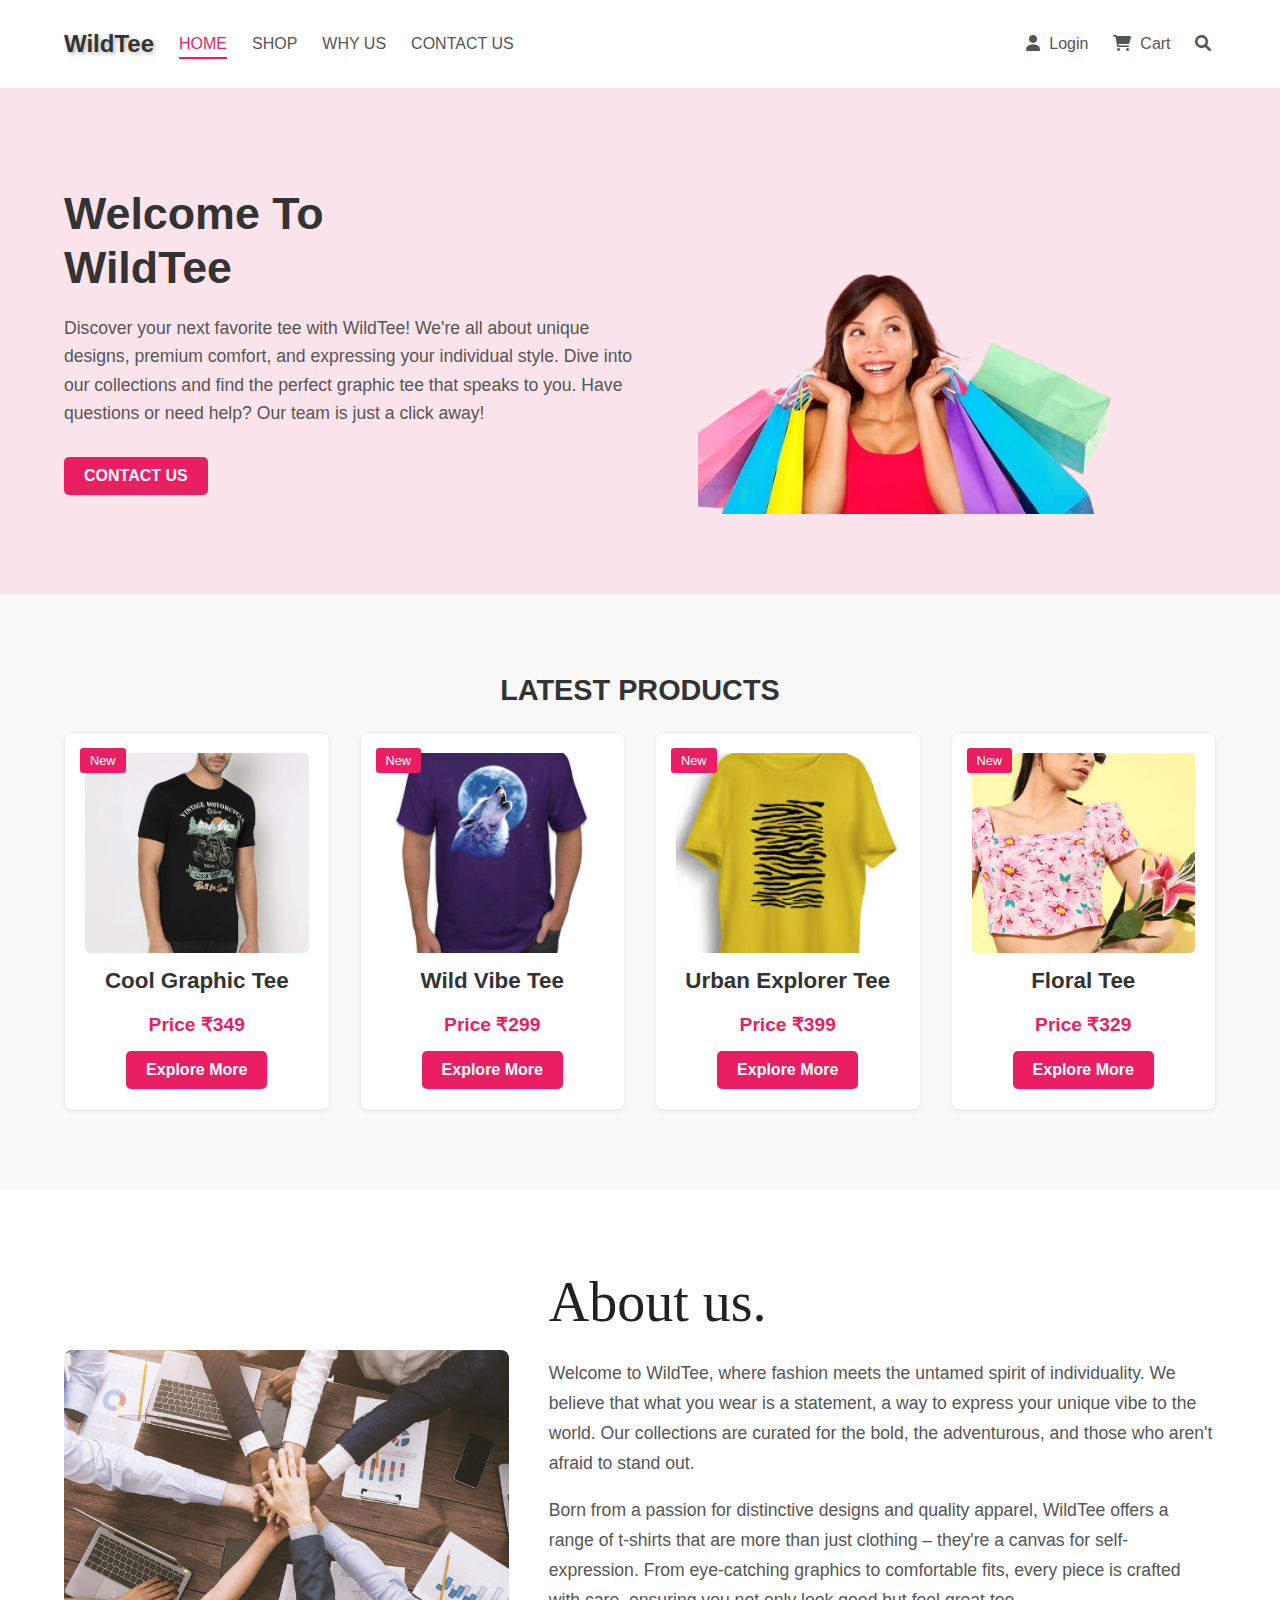
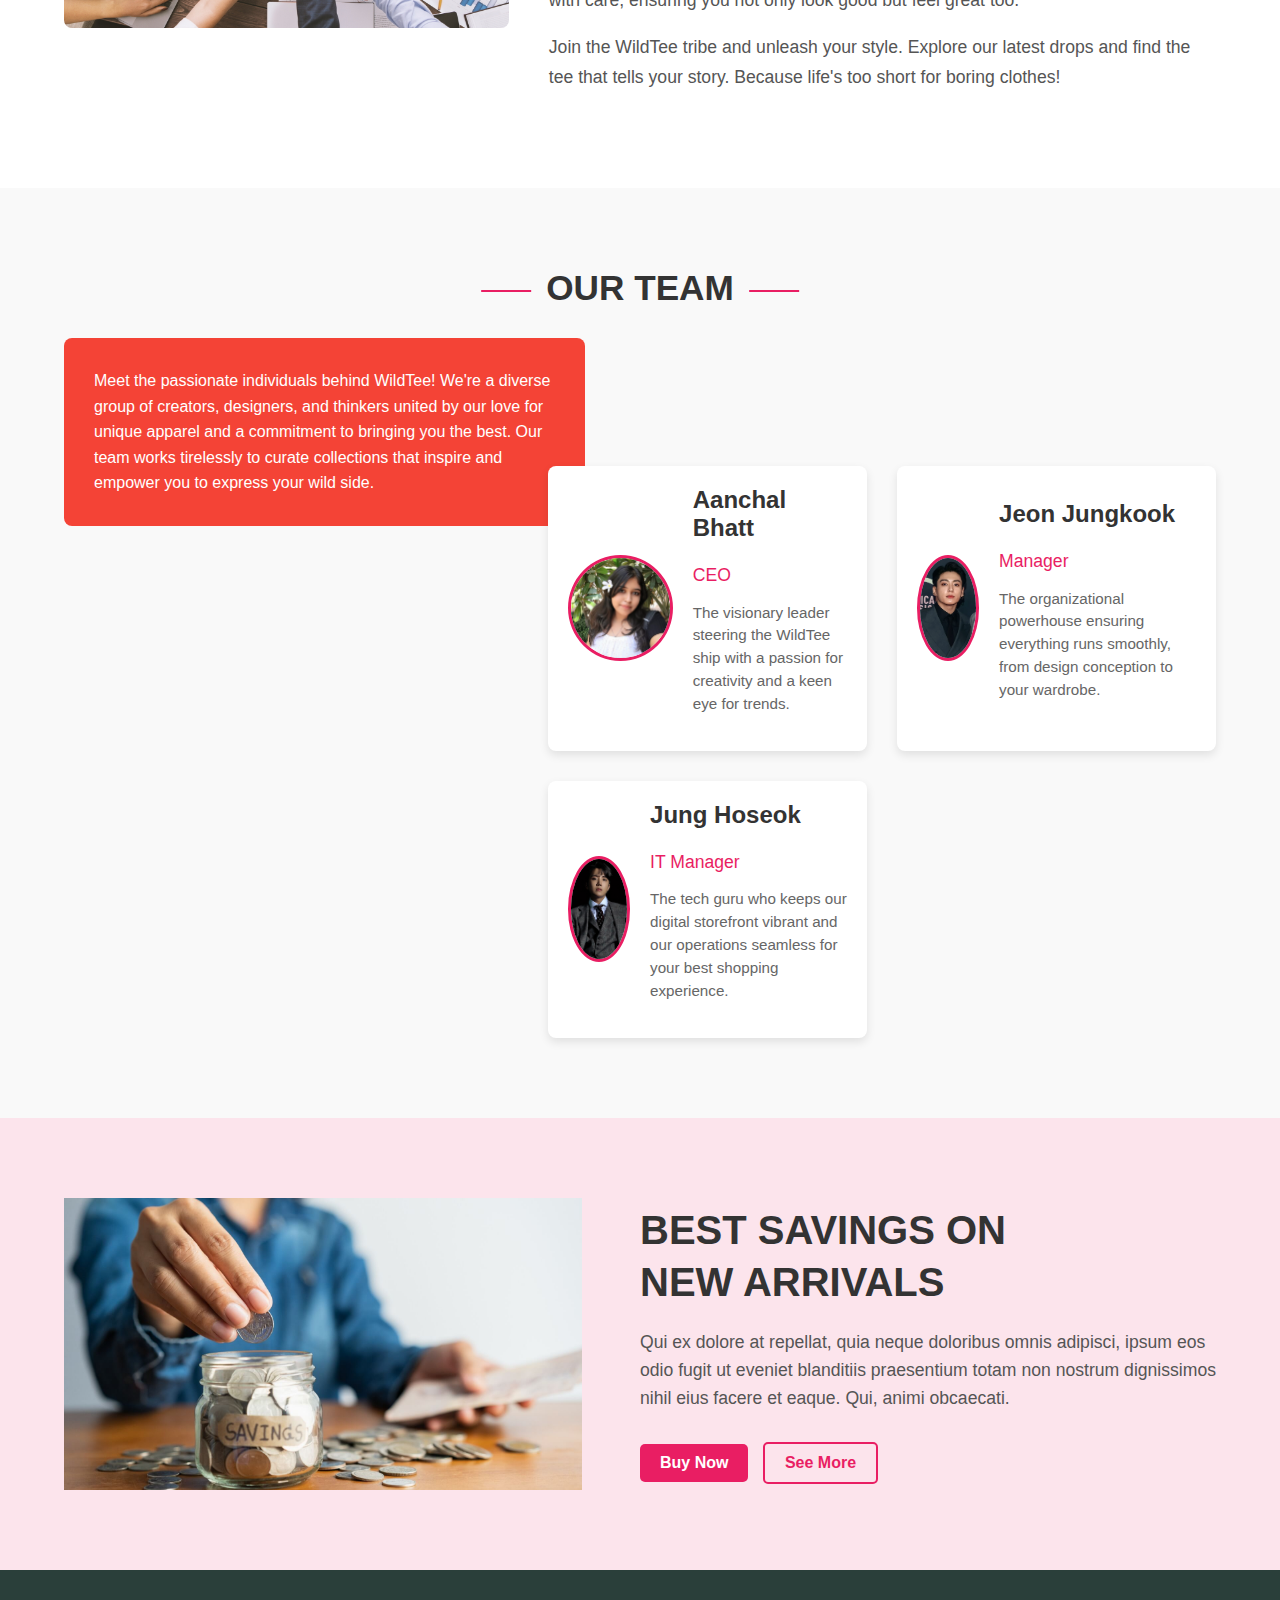
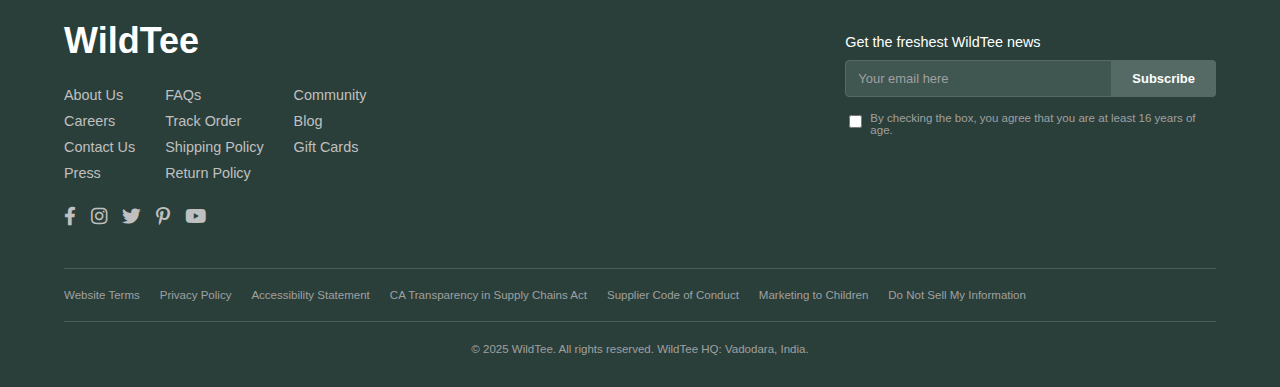
<file: index.html>
<!DOCTYPE html>
<html lang="en">
<head>
    <meta charset="UTF-8">
    <meta name="viewport" content="width=device-width, initial-scale=1.0">
    <title>WildTee - Home</title>
    <link rel="stylesheet" href="styles.css">
    <!-- Add Font Awesome for icons if needed, or use SVGs -->
    <link rel="stylesheet" href="https://cdnjs.cloudflare.com/ajax/libs/font-awesome/6.0.0-beta3/css/all.min.css">
</head>
<body>
    <header>
        <div class="container">
           <div class="logo">
                <a href="index.php"><div class="logo-text">WildTee</div></a>
            </div>
            <button class="nav-toggle" aria-label="toggle navigation">
                <span class="hamburger"></span>
            </button>
            <div class="nav-wrapper">
                <nav class="main-nav">
                    <ul>
                        <li><a href="index.html" class="active">HOME</a></li>
                        <li><a href="shop.html">SHOP</a></li>
                        <li><a href="why-us.html">WHY US</a></li>
                        <li><a href="contact-us.html">CONTACT US</a></li>
                    </ul>
                </nav>
                <div class="header-actions">
                    <a href="login.html"><i class="fas fa-user"></i> Login</a>
                    <a href="cart.html"><i class="fas fa-shopping-cart"></i> Cart</a>
                    <a href="#"><i class="fas fa-search"></i></a>
                </div>
            </div>
        </div>
    </header>

    <main>
        <section class="hero-section">
            <div class="container">
                <div class="hero-text">
                    <h1>Welcome To<br>WildTee</h1>
                    <p>Discover your next favorite tee with WildTee! We're all about unique designs, premium comfort, and expressing your individual style. Dive into our collections and find the perfect graphic tee that speaks to you. Have questions or need help? Our team is just a click away!</p>
                    <a href="contact-us.html" class="btn btn-primary">CONTACT US</a>
                </div>
                <div class="hero-image">
                    <img src="shoping-removebg-preview.png" alt="Shopping">
                    <!-- Replace with actual image path -->
                </div>
            </div>
        </section>

        <section id="latest-products" class="product-section">
            <div class="container">
                <h2>LATEST PRODUCTS</h2>
                <div class="product-grid">
                    <!-- Product 1 -->
                    <div class="product-card">
                        <span class="badge new">New</span>
                        <img src="graphic tee men.webp" alt="Cool Graphic Tee">
                        <h3>Cool Graphic Tee</h3>
                        <p class="price">Price ₹349</p>
                        <a href="shop.html" class="btn btn-primary">Explore More</a>
                    </div>
                    <!-- Product 2 -->
                    <div class="product-card">
                        <span class="badge new">New</span>
                        <img src="wolf howl (shop).webp" alt="Wild Vibe Tee">
                        <h3>Wild Vibe Tee</h3>
                        <p class="price">Price ₹299</p>
                        <a href="shop.html" class="btn btn-primary">Explore More</a>
                    </div>
                    <!-- Product 3 -->
                    <div class="product-card">
                        <span class="badge new">New</span>
                        <img src="imagestiger strike tee (shop).jpeg" alt="Urban Explorer Tee">
                        <h3>Urban Explorer Tee</h3>
                        <p class="price">Price ₹399</p>
                        <a href="shop.html" class="btn btn-primary">Explore More</a>
                    </div>
                    <!-- Product 4 -->
                    <div class="product-card">
                        <span class="badge new">New</span>
                        <img src="floral woman.jpg" alt="Floral Tee">
                        <h3>Floral Tee</h3>
                        <p class="price">Price ₹329</p>
                        <a href="shop.html" class="btn btn-primary">Explore More</a>
                    </div>
                    <!-- Add more products as needed -->
                </div>
            </div>
        </section>
<section id="about-us" class="about-us-section">
            <div class="container">
                <div class="about-us-content">
                    <div class="about-us-image-placeholder">
                        <!-- Placeholder for an image like in the example -->
                        <img src="About-Us.jpg" alt="About Us Image">
                    </div>
                    <div class="about-us-text">
                        <h2>About us.</h2>
                        <p>Welcome to WildTee, where fashion meets the untamed spirit of individuality. We believe that what you wear is a statement, a way to express your unique vibe to the world. Our collections are curated for the bold, the adventurous, and those who aren't afraid to stand out.</p>
                        <p>Born from a passion for distinctive designs and quality apparel, WildTee offers a range of t-shirts that are more than just clothing – they're a canvas for self-expression. From eye-catching graphics to comfortable fits, every piece is crafted with care, ensuring you not only look good but feel great too.</p>
                        <p>Join the WildTee tribe and unleash your style. Explore our latest drops and find the tee that tells your story. Because life's too short for boring clothes!</p>
                    </div>
                </div>
            </div>
        </section>

        <section id="our-team" class="our-team-section">
            <div class="container">
                <h2>OUR TEAM</h2>
                <div class="team-intro">
                    <p>Meet the passionate individuals behind WildTee! We're a diverse group of creators, designers, and thinkers united by our love for unique apparel and a commitment to bringing you the best. Our team works tirelessly to curate collections that inspire and empower you to express your wild side.</p>
                </div>
                <div class="team-grid">
                    <div class="team-member-card">
                        <img src="Aanchal.png" alt="Team Member 1" class="team-member-photo">
                        <div class="team-member-info">
                            <h3>Aanchal Bhatt</h3>
                            <h4>CEO</h4>
                            <p>The visionary leader steering the WildTee ship with a passion for creativity and a keen eye for trends.</p>
                        </div>
                    </div>
                    <div class="team-member-card">
                        <img src="jungkook.webp" alt="Team Member 2" class="team-member-photo">
                        <div class="team-member-info">
                            <h3>Jeon Jungkook</h3>
                            <h4>Manager</h4>
                            <p>The organizational powerhouse ensuring everything runs smoothly, from design conception to your wardrobe.</p>
                        </div>
                    </div>
                    <div class="team-member-card">
                        <img src="jhope.jpg" alt="Team Member 3" class="team-member-photo">
                        <div class="team-member-info">
                            <h3>Jung Hoseok</h3>
                            <h4>IT Manager</h4>
                            <p>The tech guru who keeps our digital storefront vibrant and our operations seamless for your best shopping experience.</p>
                        </div>
                    </div>
                </div>
            </div>
        </section>

        <section class="new-arrivals-section">
            <div class="container">
                <div class="new-arrivals-image">
                    <img src="save.jpeg" alt="New Arrivals">
                     <!-- Replace with actual image path -->
                </div>
                <div class="new-arrivals-text">
                    <h2>BEST SAVINGS ON<br>NEW ARRIVALS</h2>
                    <p>Qui ex dolore at repellat, quia neque doloribus omnis adipisci, ipsum eos odio fugit ut eveniet blanditiis praesentium totam non nostrum dignissimos nihil eius facere et eaque. Qui, animi obcaecati.</p>
                    <a href="shop.html" class="btn btn-primary">Buy Now</a>
                    <a href="shop.html" class="btn btn-outline">See More</a>
                </div>
            </div>
        </section>

    </main>

    <footer class="site-footer">
        <div class="container">
            <div class="footer-main-content">
                <div class="footer-left-section">
                    <div class="footer-logo-text">WildTee</div>
                    <div class="footer-links-wrapper">
                        <div class="footer-link-col">
                            <a href="why-us.html">About Us</a>
                            <a href="#">Careers</a>
                            <a href="contact-us.html">Contact Us</a>
                            <a href="#">Press</a>
                        </div>
                        <div class="footer-link-col">
                            <a href="#">FAQs</a>
                            <a href="#">Track Order</a>
                            <a href="#">Shipping Policy</a>
                            <a href="#">Return Policy</a>
                        </div>
                        <div class="footer-link-col">
                            <a href="#">Community</a>
                            <a href="#">Blog</a>
                            <a href="#">Gift Cards</a>
                        </div>
                    </div>
                    <div class="footer-social-media-icons">
                        <a href="#" aria-label="Facebook"><i class="fab fa-facebook-f"></i></a>
                        <a href="#" aria-label="Instagram"><i class="fab fa-instagram"></i></a>
                        <a href="#" aria-label="Twitter"><i class="fab fa-twitter"></i></a>
                        <a href="#" aria-label="Pinterest"><i class="fab fa-pinterest-p"></i></a>
                        <a href="#" aria-label="YouTube"><i class="fab fa-youtube"></i></a>
                    </div>
                </div>
                <div class="footer-right-section">
                    <p class="footer-newsletter-prompt">Get the freshest WildTee news</p>
                    <form action="#" method="POST" class="footer-newsletter-form">
                        <input type="email" name="email" placeholder="Your email here" required>
                        <button type="submit">Subscribe</button>
                    </form>
                    <div class="footer-newsletter-consent">
                        <input type="checkbox" id="ageConsentFooterIndex" name="ageConsentFooter">
                        <label for="ageConsentFooterIndex">By checking the box, you agree that you are at least 16 years of age.</label>
                    </div>
                </div>
            </div>
            <div class="footer-legal-links">
                <span><a href="#">Website Terms</a></span>
                <span><a href="#">Privacy Policy</a></span>
                <span><a href="#">Accessibility Statement</a></span>
                <span><a href="#">CA Transparency in Supply Chains Act</a></span>
                <span><a href="#">Supplier Code of Conduct</a></span>
                <span><a href="#">Marketing to Children</a></span>
                <span><a href="#">Do Not Sell My Information</a></span>
            </div>
            <div class="footer-copyright-notice">
                <p>&copy; 2025 WildTee. All rights reserved. WildTee HQ: Vadodara, India.</p>
            </div>
        </div>
    </footer>

    <script src="script.js"></script>
</body>
</html>
</file>
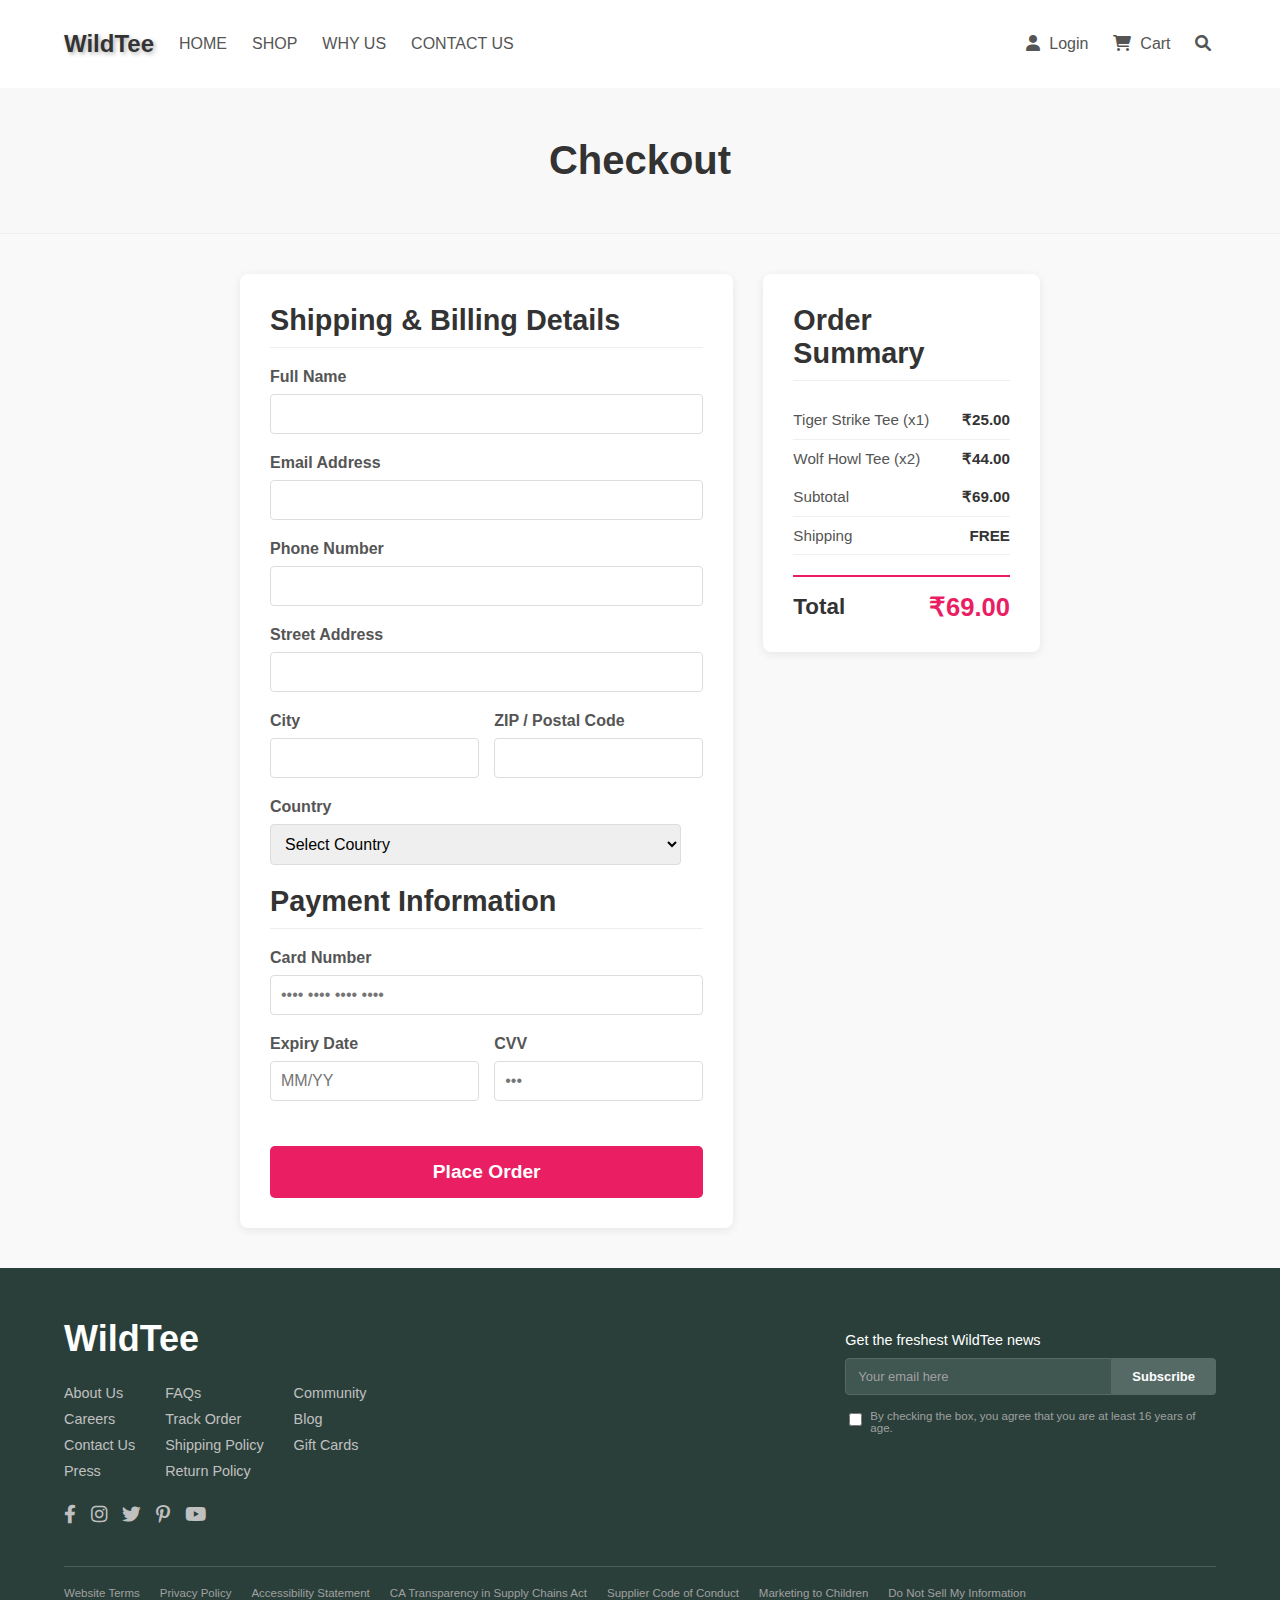
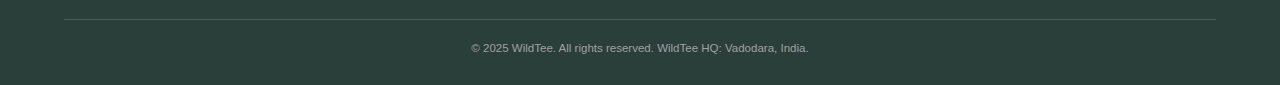
<file: checkout.html>
<!DOCTYPE html>
<html lang="en">
<head>
    <meta charset="UTF-8">
    <meta name="viewport" content="width=device-width, initial-scale=1.0">
    <title>Checkout - WildTee</title>
    <link rel="stylesheet" href="styles.css">
    <link rel="stylesheet" href="https://cdnjs.cloudflare.com/ajax/libs/font-awesome/6.0.0-beta3/css/all.min.css">
    <style>
        /* Additional styles specific to checkout page */
        .checkout-page-header {
            background-color: #f8f8f8;
            padding: 30px 0;
            text-align: center;
            margin-bottom: 40px;
            border-bottom: 1px solid #eee;
        }
        .checkout-page-header h1 {
            font-size: 2.5em;
            color: #333;
            margin: 0;
        }

        .checkout-container {
            width: 90%;
            max-width: 800px; /* Max width for checkout form and summary */
            margin: 0 auto 40px auto;
            display: flex;
            gap: 30px; /* Space between form and summary */
            align-items: flex-start;
        }

        .checkout-form-section, .order-summary-section {
            background-color: #fff;
            padding: 30px;
            border-radius: 8px;
            box-shadow: 0 2px 10px rgba(0,0,0,0.08);
        }

        .checkout-form-section {
            flex: 2; /* Takes more space */
        }
        .checkout-form-section h2, .order-summary-section h2 {
            font-size: 1.8em;
            margin-bottom: 20px;
            color: #333;
            border-bottom: 1px solid #eee;
            padding-bottom: 10px;
        }

        .checkout-form .form-group {
            margin-bottom: 20px;
        }
        .checkout-form .form-group label {
            display: block;
            margin-bottom: 8px;
            font-weight: bold;
            color: #555;
        }
        .checkout-form .form-group input[type="text"],
        .checkout-form .form-group input[type="email"],
        .checkout-form .form-group input[type="tel"],
        .checkout-form .form-group select {
            width: calc(100% - 22px); /* Account for padding */
            padding: 10px;
            border: 1px solid #ddd;
            border-radius: 4px;
            font-size: 1em;
        }
        .checkout-form .form-row {
            display: flex;
            gap: 15px;
        }
        .checkout-form .form-row .form-group {
            flex: 1;
        }

        .order-summary-section {
            flex: 1;
        }
        .order-summary-item {
            display: flex;
            justify-content: space-between;
            padding: 10px 0;
            border-bottom: 1px solid #f0f0f0;
            font-size: 0.95em;
        }
        .order-summary-item:last-of-type {
            border-bottom: none;
        }
        .order-summary-item .item-name {
            color: #555;
        }
        .order-summary-item .item-price {
            font-weight: bold;
            color: #333;
        }
        .order-total {
            margin-top: 20px;
            padding-top: 15px;
            border-top: 2px solid #e91e63;
            display: flex;
            justify-content: space-between;
            align-items: center;
        }
        .order-total h3 {
            font-size: 1.4em;
            margin: 0;
            color: #333;
        }
        .order-total .total-amount {
            font-size: 1.6em;
            font-weight: bold;
            color: #e91e63;
        }
        .btn-place-order {
            width: 100%;
            padding: 15px;
            font-size: 1.2em;
            margin-top: 25px;
        }

        /* Responsive adjustments for checkout */
        @media (max-width: 768px) {
            .checkout-container {
                flex-direction: column;
            }
            .checkout-form-section, .order-summary-section {
                width: 100%;
                box-sizing: border-box; /* Ensure padding doesn't break layout */
            }
        }

    </style>
</head>
<body>
    <header>
        <div class="container">
             <div class="logo">
                <a href="index.php"><div class="logo-text">WildTee</div></a>
            </div>
            <button class="nav-toggle" aria-label="toggle navigation">
                <span class="hamburger"></span>
            </button>
            <div class="nav-wrapper">
                <nav class="main-nav">
                    <ul>
                        <li><a href="index.html">HOME</a></li>
                        <li><a href="shop.html">SHOP</a></li>
                        <li><a href="why-us.html">WHY US</a></li>
                        <li><a href="contact-us.html">CONTACT US</a></li>
                    </ul>
                </nav>
                <div class="header-actions">
                    <a href="login.html"><i class="fas fa-user"></i> Login</a>
                    <a href="cart.html"><i class="fas fa-shopping-cart"></i> Cart</a>
                    <a href="#"><i class="fas fa-search"></i></a>
                </div>
            </div>
        </div>
    </header>

    <main>
        <section class="checkout-page-header">
            <div class="container">
                <h1>Checkout</h1>
            </div>
        </section>

        <div class="checkout-container">
            <section class="checkout-form-section">
                <h2>Shipping & Billing Details</h2>
                <form class="checkout-form" onsubmit="event.preventDefault(); placeOrder();">
                    <div class="form-group">
                        <label for="fullName">Full Name</label>
                        <input type="text" id="fullName" name="fullName" required>
                    </div>
                    <div class="form-group">
                        <label for="email">Email Address</label>
                        <input type="email" id="email" name="email" required>
                    </div>
                    <div class="form-group">
                        <label for="phone">Phone Number</label>
                        <input type="tel" id="phone" name="phone" required>
                    </div>
                    <div class="form-group">
                        <label for="address">Street Address</label>
                        <input type="text" id="address" name="address" required>
                    </div>
                    <div class="form-row">
                        <div class="form-group">
                            <label for="city">City</label>
                            <input type="text" id="city" name="city" required>
                        </div>
                        <div class="form-group">
                            <label for="zip">ZIP / Postal Code</label>
                            <input type="text" id="zip" name="zip" required>
                        </div>
                    </div>
                    <div class="form-group">
                        <label for="country">Country</label>
                        <select id="country" name="country" required>
                            <option value="">Select Country</option>
                            <option value="IN">India</option>
                            <option value="US">United States</option>
                            <option value="CA">Canada</option>
                            {/* Add more countries as needed */}
                        </select>
                    </div>
                    
                    <h2>Payment Information</h2>
                    <div class="form-group">
                        <label for="cardNumber">Card Number</label>
                        <input type="text" id="cardNumber" name="cardNumber" placeholder="•••• •••• •••• ••••" required>
                    </div>
                    <div class="form-row">
                        <div class="form-group">
                            <label for="expiryDate">Expiry Date</label>
                            <input type="text" id="expiryDate" name="expiryDate" placeholder="MM/YY" required>
                        </div>
                        <div class="form-group">
                            <label for="cvv">CVV</label>
                            <input type="text" id="cvv" name="cvv" placeholder="•••" required>
                        </div>
                    </div>
                     <button type="submit" class="btn btn-primary btn-place-order">Place Order</button>
                </form>
            </section>

            <section class="order-summary-section">
                <h2>Order Summary</h2>
                <div id="checkoutOrderItems">
                    <!-- Example item, will be populated by JS in a real app -->
                    <div class="order-summary-item">
                        <span class="item-name">Tiger Strike Tee (x1)</span>
                        <span class="item-price">₹25.00</span>
                    </div>
                    <div class="order-summary-item">
                        <span class="item-name">Wolf Howl Tee (x2)</span>
                        <span class="item-price">₹44.00</span>
                    </div>
                </div>
                <div class="order-summary-item">
                    <span class="item-name">Subtotal</span>
                    <span class="item-price" id="checkoutSubtotal">₹69.00</span>
                </div>
                <div class="order-summary-item">
                    <span class="item-name">Shipping</span>
                    <span class="item-price" id="checkoutShipping">FREE</span>
                </div>
                <div class="order-total">
                    <h3>Total</h3>
                    <span class="total-amount" id="checkoutTotal">₹69.00</span>
                </div>
            </section>
        </div>
    </main>

    <footer class="site-footer">
        <div class="container">
            <div class="footer-main-content">
                <div class="footer-left-section">
                    <div class="footer-logo-text">WildTee</div>
                    <div class="footer-links-wrapper">
                        <div class="footer-link-col">
                            <a href="why-us.html">About Us</a>
                            <a href="#">Careers</a>
                            <a href="contact-us.html">Contact Us</a>
                            <a href="#">Press</a>
                        </div>
                        <div class="footer-link-col">
                            <a href="#">FAQs</a>
                            <a href="#">Track Order</a>
                            <a href="#">Shipping Policy</a>
                            <a href="#">Return Policy</a>
                        </div>
                        <div class="footer-link-col">
                            <a href="#">Community</a>
                            <a href="#">Blog</a>
                            <a href="#">Gift Cards</a>
                        </div>
                    </div>
                    <div class="footer-social-media-icons">
                        <a href="#" aria-label="Facebook"><i class="fab fa-facebook-f"></i></a>
                        <a href="#" aria-label="Instagram"><i class="fab fa-instagram"></i></a>
                        <a href="#" aria-label="Twitter"><i class="fab fa-twitter"></i></a>
                        <a href="#" aria-label="Pinterest"><i class="fab fa-pinterest-p"></i></a>
                        <a href="#" aria-label="YouTube"><i class="fab fa-youtube"></i></a>
                    </div>
                </div>
                <div class="footer-right-section">
                    <p class="footer-newsletter-prompt">Get the freshest WildTee news</p>
                    <form action="#" method="POST" class="footer-newsletter-form">
                        <input type="email" name="email" placeholder="Your email here" required>
                        <button type="submit">Subscribe</button>
                    </form>
                    <div class="footer-newsletter-consent">
                        <input type="checkbox" id="ageConsentFooterCheckout" name="ageConsentFooter">
                        <label for="ageConsentFooterCheckout">By checking the box, you agree that you are at least 16 years of age.</label>
                    </div>
                </div>
            </div>
            <div class="footer-legal-links">
                <span><a href="#">Website Terms</a></span>
                <span><a href="#">Privacy Policy</a></span>
                <span><a href="#">Accessibility Statement</a></span>
                <span><a href="#">CA Transparency in Supply Chains Act</a></span>
                <span><a href="#">Supplier Code of Conduct</a></span>
                <span><a href="#">Marketing to Children</a></span>
                <span><a href="#">Do Not Sell My Information</a></span>
            </div>
            <div class="footer-copyright-notice">
                <p>&copy; 2025 WildTee. All rights reserved. WildTee HQ: Vadodara, India.</p>
            </div>
        </div>
    </footer>

    <script src="script.js"></script>
    <script>
        // In a real application, cart data would be passed from cart.html or fetched from localStorage/backend
        // For this demo, we'll keep the static summary but ensure the placeOrder function from script.js is called.
        // The placeOrder function in script.js already handles the alert and redirection.

        // Optional: Populate order summary dynamically if cart data was available
        // document.addEventListener('DOMContentLoaded', () => {
        //     // const cart = JSON.parse(localStorage.getItem('cart')) || [];
        //     // const orderItemsContainer = document.getElementById('checkoutOrderItems');
        //     // let subtotal = 0;
        //     // if (cart.length > 0) {
        //     //     orderItemsContainer.innerHTML = ''; // Clear static items
        //     //     cart.forEach(item => {
        //     //         const itemElement = document.createElement('div');
        //     //         itemElement.classList.add('order-summary-item');
        //     //         itemElement.innerHTML = `<span class="item-name">${item.name} (x${item.quantity})</span><span class="item-price">₹${(item.price * item.quantity).toFixed(2)}</span>`;
        //     //         orderItemsContainer.appendChild(itemElement);
        //     //         subtotal += item.price * item.quantity;
        //     //     });
        //     // }
        //     // document.getElementById('checkoutSubtotal').textContent = `₹${subtotal.toFixed(2)}`;
        //     // document.getElementById('checkoutTotal').textContent = `₹${subtotal.toFixed(2)}`; // Assuming free shipping
        // });
    </script>
</body>
</html>
</file>
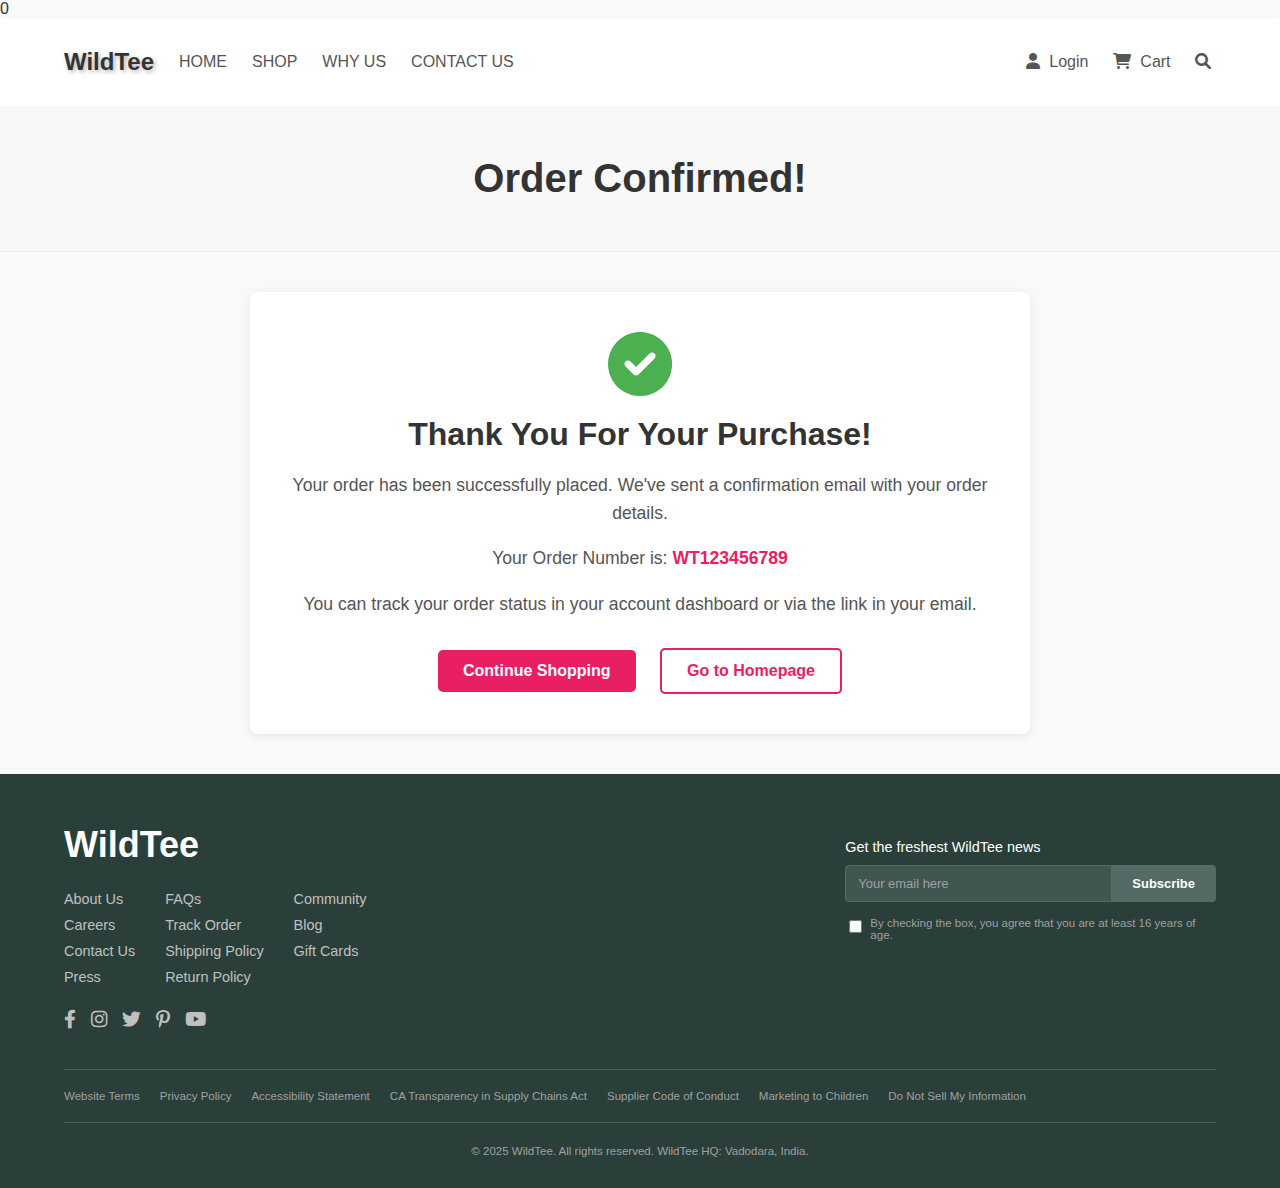
<file: confirmation.html>
0<!DOCTYPE html>
<html lang="en">
<head>
    <meta charset="UTF-8">
    <meta name="viewport" content="width=device-width, initial-scale=1.0">
    <title>Order Confirmation - WildTee</title>
    <link rel="stylesheet" href="styles.css">
    <link rel="stylesheet" href="https://cdnjs.cloudflare.com/ajax/libs/font-awesome/6.0.0-beta3/css/all.min.css">
    <style>
        /* Additional styles specific to confirmation page */
        .confirmation-page-header {
            background-color: #f8f8f8;
            padding: 30px 0;
            text-align: center;
            margin-bottom: 40px;
            border-bottom: 1px solid #eee;
        }
        .confirmation-page-header h1 {
            font-size: 2.5em;
            color: #333;
            margin: 0;
        }

        .confirmation-container {
            width: 90%;
            max-width: 700px;
            margin: 0 auto 40px auto;
            background-color: #fff;
            padding: 40px;
            border-radius: 8px;
            box-shadow: 0 2px 10px rgba(0,0,0,0.08);
            text-align: center;
        }

        .confirmation-icon {
            font-size: 4em;
            color: #4CAF50; /* Green for success */
            margin-bottom: 20px;
        }

        .confirmation-container h2 {
            font-size: 2em;
            color: #333;
            margin-bottom: 15px;
        }

        .confirmation-container p {
            font-size: 1.1em;
            color: #555;
            line-height: 1.6;
            margin-bottom: 10px;
        }

        .confirmation-container .order-number {
            font-weight: bold;
            color: #e91e63;
        }

        .confirmation-actions {
            margin-top: 30px;
        }
        .confirmation-actions .btn {
            margin: 0 10px;
            padding: 12px 25px;
        }
    </style>
</head>
<body>
    <header>
        <div class="container">
            <div class="logo">
                <a href="index.php"><div class="logo-text">WildTee</div></a>
            </div>
            <button class="nav-toggle" aria-label="toggle navigation">
                <span class="hamburger"></span>
            </button>
            <div class="nav-wrapper">
                <nav class="main-nav">
                    <ul>
                        <li><a href="index.html">HOME</a></li>
                        <li><a href="shop.html">SHOP</a></li>
                        <li><a href="why-us.html">WHY US</a></li>
                        <li><a href="contact-us.html">CONTACT US</a></li>
                    </ul>
                </nav>
                <div class="header-actions">
                    <a href="login.html"><i class="fas fa-user"></i> Login</a>
                    <a href="cart.html"><i class="fas fa-shopping-cart"></i> Cart</a>
                    <a href="#"><i class="fas fa-search"></i></a>
                </div>
            </div>
        </div>
    </header>

    <main>
        <section class="confirmation-page-header">
            <div class="container">
                <h1>Order Confirmed!</h1>
            </div>
        </section>

        <div class="confirmation-container">
            <div class="confirmation-icon">
                <i class="fas fa-check-circle"></i>
            </div>
            <h2>Thank You For Your Purchase!</h2>
            <p>Your order has been successfully placed. We've sent a confirmation email with your order details.</p>
            <p>Your Order Number is: <span class="order-number" id="orderNumber">WT123456789</span></p>
            <p>You can track your order status in your account dashboard or via the link in your email.</p>
            
            <div class="confirmation-actions">
                <a href="shop.html" class="btn btn-primary">Continue Shopping</a>
                <a href="index.html" class="btn btn-outline">Go to Homepage</a>
                <!-- <a href="account-orders.html" class="btn btn-secondary">View Order Details</a> -->
            </div>
        </div>
    </main>

    <footer class="site-footer">
        <div class="container">
            <div class="footer-main-content">
                <div class="footer-left-section">
                    <div class="footer-logo-text">WildTee</div>
                    <div class="footer-links-wrapper">
                        <div class="footer-link-col">
                            <a href="why-us.html">About Us</a>
                            <a href="#">Careers</a>
                            <a href="contact-us.html">Contact Us</a>
                            <a href="#">Press</a>
                        </div>
                        <div class="footer-link-col">
                            <a href="#">FAQs</a>
                            <a href="#">Track Order</a>
                            <a href="#">Shipping Policy</a>
                            <a href="#">Return Policy</a>
                        </div>
                        <div class="footer-link-col">
                            <a href="#">Community</a>
                            <a href="#">Blog</a>
                            <a href="#">Gift Cards</a>
                        </div>
                    </div>
                    <div class="footer-social-media-icons">
                        <a href="#" aria-label="Facebook"><i class="fab fa-facebook-f"></i></a>
                        <a href="#" aria-label="Instagram"><i class="fab fa-instagram"></i></a>
                        <a href="#" aria-label="Twitter"><i class="fab fa-twitter"></i></a>
                        <a href="#" aria-label="Pinterest"><i class="fab fa-pinterest-p"></i></a>
                        <a href="#" aria-label="YouTube"><i class="fab fa-youtube"></i></a>
                    </div>
                </div>
                <div class="footer-right-section">
                    <p class="footer-newsletter-prompt">Get the freshest WildTee news</p>
                    <form action="#" method="POST" class="footer-newsletter-form">
                        <input type="email" name="email" placeholder="Your email here" required>
                        <button type="submit">Subscribe</button>
                    </form>
                    <div class="footer-newsletter-consent">
                        <input type="checkbox" id="ageConsentFooterConfirmation" name="ageConsentFooter">
                        <label for="ageConsentFooterConfirmation">By checking the box, you agree that you are at least 16 years of age.</label>
                    </div>
                </div>
            </div>
            <div class="footer-legal-links">
                <span><a href="#">Website Terms</a></span>
                <span><a href="#">Privacy Policy</a></span>
                <span><a href="#">Accessibility Statement</a></span>
                <span><a href="#">CA Transparency in Supply Chains Act</a></span>
                <span><a href="#">Supplier Code of Conduct</a></span>
                <span><a href="#">Marketing to Children</a></span>
                <span><a href="#">Do Not Sell My Information</a></span>
            </div>
            <div class="footer-copyright-notice">
                <p>&copy; 2025 WildTee. All rights reserved. WildTee HQ: Vadodara, India.</p>
            </div>
        </div>
    </footer>

    <script src="script.js"></script>
    <script>
        // Optional: Retrieve order number from URL parameters or localStorage if passed from checkout
        document.addEventListener('DOMContentLoaded', () => {
            const params = new URLSearchParams(window.location.search);
            const orderId = params.get('orderId');
            if (orderId) {
                document.getElementById('orderNumber').textContent = orderId;
            }
            // Clear cart from localStorage if it was stored there
            // localStorage.removeItem('cart'); 
        });

        // The placeOrder function in script.js redirects to index.html by default.
        // If you want it to redirect to confirmation.html, you'd update that function:
        // In script.js:
        // function placeOrder() {
        //     console.log("Placing order...");
        //     alert("Order placed successfully! (This is a demo)");
        //     // Generate a mock order ID for demo
        //     const mockOrderId = 'WT' + Math.floor(Math.random() * 1000000000);
        //     window.location.href = `confirmation.html?orderId=${mockOrderId}`; 
        // }
        // For now, the checkout.html calls placeOrder() which redirects to index.html.
        // To test this confirmation.html page directly, you can navigate to it.
        // The placeOrder function in checkout.html should be updated to redirect here.
    </script>
</body>
</html>
</file>
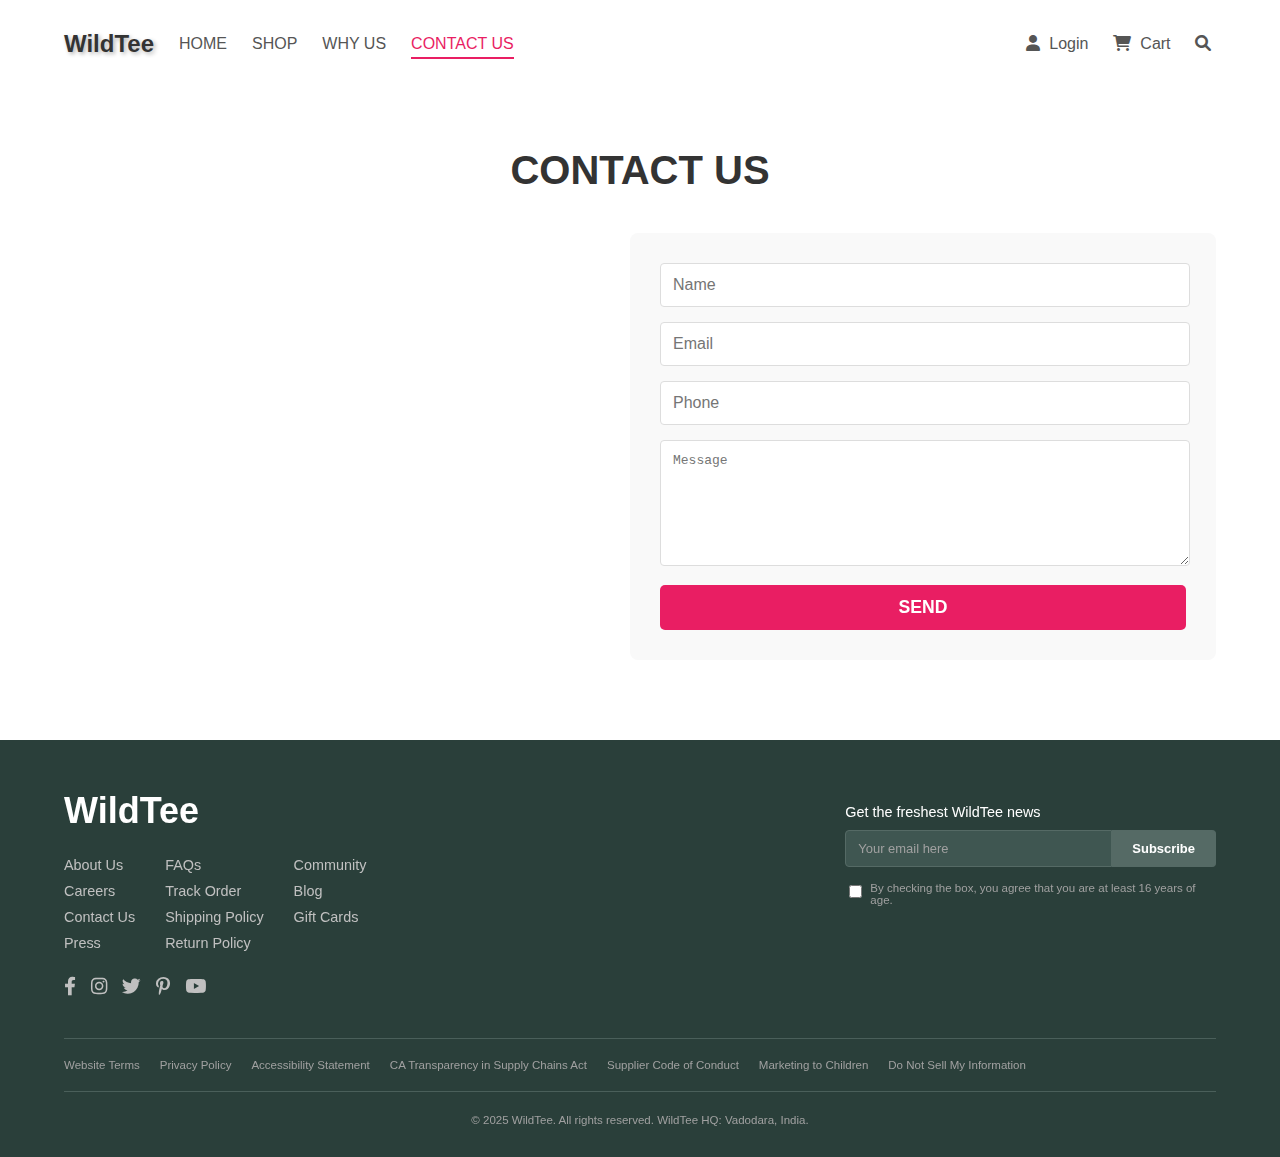
<file: contact-us.html>
<!DOCTYPE html>
<html lang="en">
<head>
    <meta charset="UTF-8">
    <meta name="viewport" content="width=device-width, initial-scale=1.0">
    <title>WildTee - Contact Us</title>
    <link rel="stylesheet" href="styles.css">
    <link rel="stylesheet" href="https://cdnjs.cloudflare.com/ajax/libs/font-awesome/6.0.0-beta3/css/all.min.css">
</head>
<body>
    <header>
        <div class="container">
            <div class="logo">
                <a href="index.php"><div class="logo-text">WildTee</div></a>
            </div>
            <button class="nav-toggle" aria-label="toggle navigation">
                <span class="hamburger"></span>
            </button>
            <div class="nav-wrapper">
                <nav class="main-nav">
                    <ul>
                        <li><a href="index.html">HOME</a></li>
                        <li><a href="shop.html">SHOP</a></li>
                        <li><a href="why-us.html">WHY US</a></li>
                        <li><a href="contact-us.html" class="active">CONTACT US</a></li>
                    </ul>
                </nav>
                <div class="header-actions">
                    <a href="login.html"><i class="fas fa-user"></i> Login</a>
                    <a href="cart.html"><i class="fas fa-shopping-cart"></i> Cart</a>
                    <a href="#"><i class="fas fa-search"></i></a>
                </div>
            </div>
        </div>
    </header>

    <main>
        <section id="contact-us" class="contact-section page-section">
            <div class="container">
                <h2>CONTACT US</h2>
                <div class="contact-content">
                    <div class="contact-map">
                        <iframe src="https://www.google.com/maps/embed?pb=!1m18!1m12!1m3!1d3691.184986079798!2d73.17701981495409!3d22.30990908531813!2m3!1f0!2f0!3f0!3m2!1i1024!2i768!4f13.1!3m3!1m2!1s0x395fc5f593000001%3A0x7b9add35bd05002d!2sNavrachana%20University!5e0!3m2!1sen!2sin!4v1620000000000!5m2!1sen!2sin" width="100%" height="350" style="border:0;" allowfullscreen="" loading="lazy"></iframe>
                    </div>
                    <div class="contact-form">
                        <form action="#" method="POST">
                            <input type="text" name="name" placeholder="Name" required>
                            <input type="email" name="email" placeholder="Email" required>
                            <input type="tel" name="phone" placeholder="Phone" required>
                            <textarea name="message" placeholder="Message" rows="5" required></textarea>
                            <button type="submit" class="btn btn-primary">SEND</button>
                        </form>
                    </div>
                </div>
            </div>
        </section>
    </main>

    <footer class="site-footer">
        <div class="container">
            <div class="footer-main-content">
                <div class="footer-left-section">
                    <div class="footer-logo-text">WildTee</div>
                    <div class="footer-links-wrapper">
                        <div class="footer-link-col">
                            <a href="why-us.html">About Us</a>
                            <a href="#">Careers</a>
                            <a href="contact-us.html">Contact Us</a>
                            <a href="#">Press</a>
                        </div>
                        <div class="footer-link-col">
                            <a href="#">FAQs</a>
                            <a href="#">Track Order</a>
                            <a href="#">Shipping Policy</a>
                            <a href="#">Return Policy</a>
                        </div>
                        <div class="footer-link-col">
                            <a href="#">Community</a>
                            <a href="#">Blog</a>
                            <a href="#">Gift Cards</a>
                        </div>
                    </div>
                    <div class="footer-social-media-icons">
                        <a href="#" aria-label="Facebook"><i class="fab fa-facebook-f"></i></a>
                        <a href="#" aria-label="Instagram"><i class="fab fa-instagram"></i></a>
                        <a href="#" aria-label="Twitter"><i class="fab fa-twitter"></i></a>
                        <a href="#" aria-label="Pinterest"><i class="fab fa-pinterest-p"></i></a>
                        <a href="#" aria-label="YouTube"><i class="fab fa-youtube"></i></a>
                    </div>
                </div>
                <div class="footer-right-section">
                    <p class="footer-newsletter-prompt">Get the freshest WildTee news</p>
                    <form action="#" method="POST" class="footer-newsletter-form">
                        <input type="email" name="email" placeholder="Your email here" required>
                        <button type="submit">Subscribe</button>
                    </form>
                    <div class="footer-newsletter-consent">
                        <input type="checkbox" id="ageConsentFooterContactUs" name="ageConsentFooter">
                        <label for="ageConsentFooterContactUs">By checking the box, you agree that you are at least 16 years of age.</label>
                    </div>
                </div>
            </div>
            <div class="footer-legal-links">
                <span><a href="#">Website Terms</a></span>
                <span><a href="#">Privacy Policy</a></span>
                <span><a href="#">Accessibility Statement</a></span>
                <span><a href="#">CA Transparency in Supply Chains Act</a></span>
                <span><a href="#">Supplier Code of Conduct</a></span>
                <span><a href="#">Marketing to Children</a></span>
                <span><a href="#">Do Not Sell My Information</a></span>
            </div>
            <div class="footer-copyright-notice">
                <p>&copy; 2025 WildTee. All rights reserved. WildTee HQ: Vadodara, India.</p>
            </div>
        </div>
    </footer>

    <script src="script.js"></script>
</body>
</html>
</file>
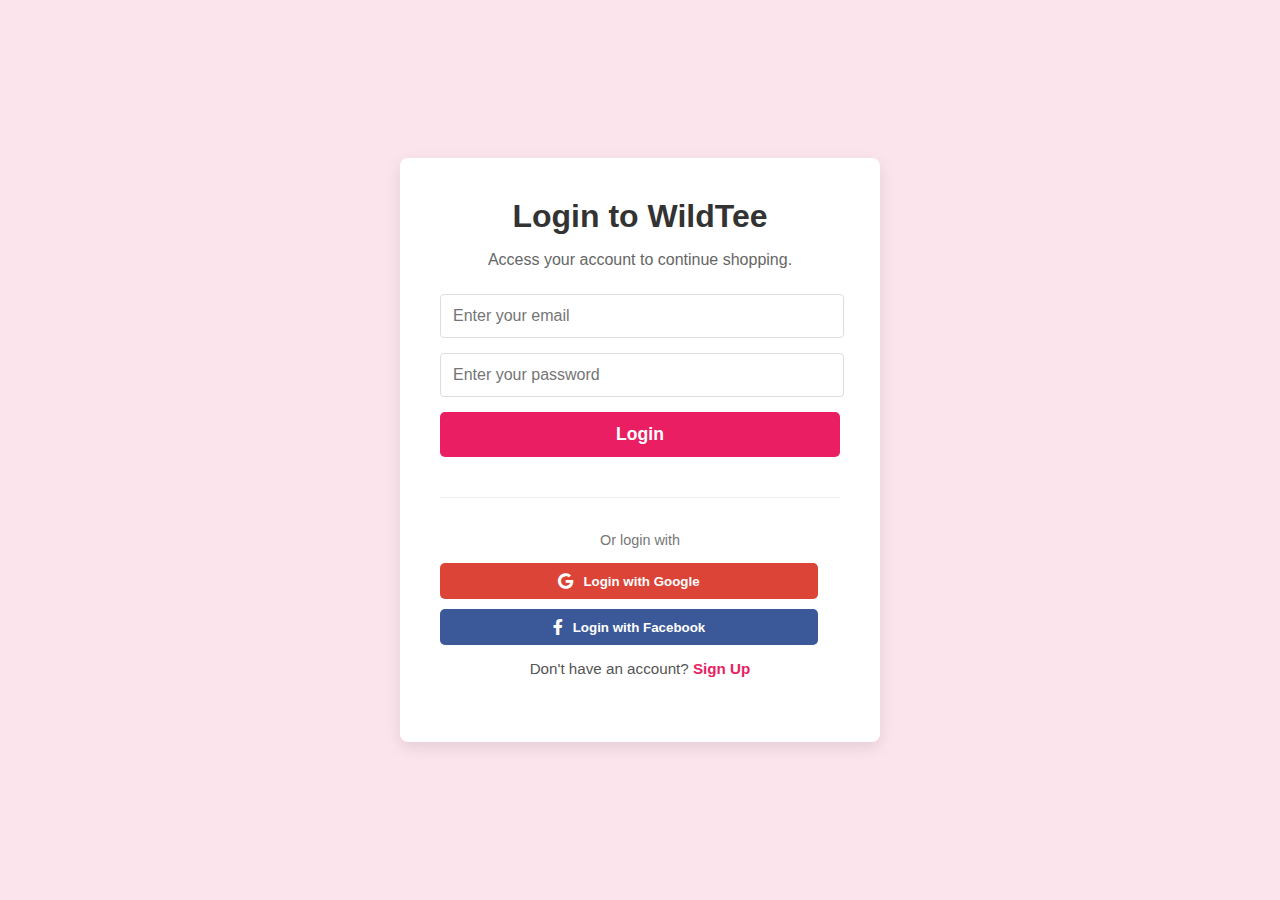
<file: login.html>
<!DOCTYPE html>
<html lang="en">
<head>
    <meta charset="UTF-8">
    <meta name="viewport" content="width=device-width, initial-scale=1.0">
    <title>Login - WildTee</title>
    <link rel="stylesheet" href="styles.css">
    <link rel="stylesheet" href="https://cdnjs.cloudflare.com/ajax/libs/font-awesome/6.0.0-beta3/css/all.min.css">
    <style>
        /* Additional styles specific to login page */
        body.login-page {
            display: flex;
            flex-direction: column;
            justify-content: center;
            align-items: center;
            min-height: 100vh;
            background-color: #fce4ec; /* Light pink background consistent with hero */
        }

        .login-container {
            background-color: #fff;
            padding: 40px;
            border-radius: 8px;
            box-shadow: 0 5px 15px rgba(0,0,0,0.1);
            width: 100%;
            max-width: 400px;
            text-align: center;
        }

        .login-container h1 {
            font-size: 2em;
            margin-bottom: 10px;
            color: #333;
        }
        .login-container .logo-redirect {
            display: inline-block;
            font-size: 1.5em;
            font-weight: bold;
            color: #e91e63;
            margin-bottom: 20px;
            text-decoration: none;
        }
        .login-container .logo-redirect:hover {
            text-decoration: underline;
        }

        .login-container p {
            margin-bottom: 25px;
            color: #666;
        }

        .login-form input[type="email"],
        .login-form input[type="password"] { /* Added password for completeness */
            width: calc(100% - 22px);
            padding: 12px;
            margin-bottom: 15px;
            border: 1px solid #ddd;
            border-radius: 4px;
            font-size: 1em;
        }

        .login-form .btn {
            width: 100%;
            padding: 12px;
            font-size: 1.1em;
            margin-bottom: 20px;
        }

        .login-container .signup-link {
            font-size: 0.95em;
            color: #555;
        }

        .login-container .signup-link a {
            color: #e91e63;
            font-weight: bold;
        }
        .login-container .signup-link a:hover {
            text-decoration: underline;
        }

        /* Optional: Social Login Buttons */
        .social-login {
            margin-top: 20px;
            padding-top: 20px;
            border-top: 1px solid #eee;
        }
        .social-login p {
            margin-bottom: 15px;
            font-size: 0.9em;
            color: #777;
        }
        .social-login .btn-social {
            width: calc(100% - 22px);
            margin-bottom: 10px;
            display: flex;
            align-items: center;
            justify-content: center;
        }
        .social-login .btn-social i {
            margin-right: 10px;
            font-size: 1.2em;
        }
        .btn-google {
            background-color: #db4437;
            color: white;
        }
        .btn-google:hover {
            background-color: #c33d2e;
        }
        .btn-facebook {
            background-color: #3b5998;
            color: white;
        }
        .btn-facebook:hover {
            background-color: #324b80;
        }

    </style>
</head>
<body class="login-page">

    <div class="login-container">
        <!-- Removed <a href="index.html" class="logo-redirect">USHOP</a> -->
        <h1>Login to WildTee</h1>
        <p>Access your account to continue shopping.</p>
        
        <!-- The prompt uses action="login.php", for frontend demo we'll use JS -->
        <form class="login-form" onsubmit="event.preventDefault(); handleLogin();">
            <input type="email" name="email" placeholder="Enter your email" required>
            <input type="password" name="password" placeholder="Enter your password" required>
            <button type="submit" class="btn btn-primary">Login</button>
        </form>

        <div class="social-login">
            <p>Or login with</p>
            <button class="btn btn-social btn-google"><i class="fab fa-google"></i>Login with Google</button>
            <button class="btn btn-social btn-facebook"><i class="fab fa-facebook-f"></i>Login with Facebook</button>
        </div>

        <p class="signup-link">Don't have an account? <a href="register.html">Sign Up</a></p>
    </div>

    <script src="script.js"></script>
</body>
</html>
</file>
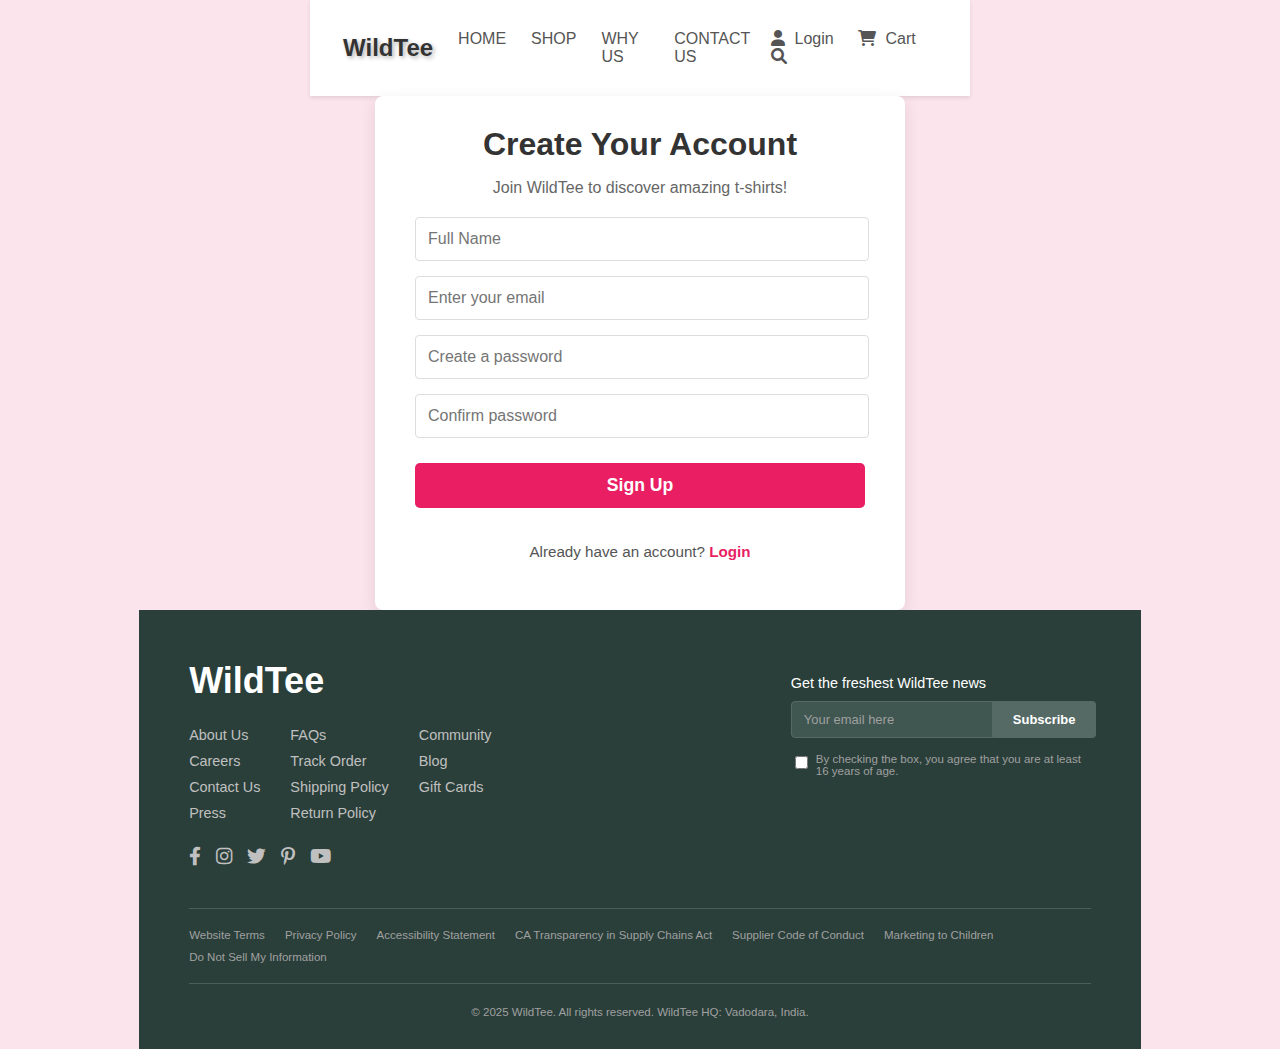
<file: register.html>
<!DOCTYPE html>
<html lang="en">
<head>
    <meta charset="UTF-8">
    <meta name="viewport" content="width=device-width, initial-scale=1.0">
    <title>Register - WildTee</title>
    <link rel="stylesheet" href="styles.css">
    <link rel="stylesheet" href="https://cdnjs.cloudflare.com/ajax/libs/font-awesome/6.0.0-beta3/css/all.min.css">
    <style>
        /* Using similar styles to login page for consistency */
        body.register-page {
            display: flex;
            flex-direction: column;
            justify-content: center;
            align-items: center;
            min-height: 100vh;
            background-color: #fce4ec; /* Light pink background */
        }

        .register-container {
            background-color: #fff;
            padding: 30px 40px; /* Adjusted padding */
            border-radius: 8px;
            box-shadow: 0 5px 15px rgba(0,0,0,0.1);
            width: 100%;
            max-width: 450px; /* Slightly wider for more fields */
            text-align: center;
        }

        .register-container h1 {
            font-size: 2em;
            margin-bottom: 10px;
            color: #333;
        }
        .register-container .logo-redirect {
            display: inline-block;
            font-size: 1.5em;
            font-weight: bold;
            color: #e91e63;
            margin-bottom: 20px;
            text-decoration: none;
        }
        .register-container .logo-redirect:hover {
            text-decoration: underline;
        }

        .register-container p {
            margin-bottom: 20px; /* Adjusted margin */
            color: #666;
        }

        .register-form input[type="text"],
        .register-form input[type="email"],
        .register-form input[type="password"] {
            width: calc(100% - 22px);
            padding: 12px;
            margin-bottom: 15px;
            border: 1px solid #ddd;
            border-radius: 4px;
            font-size: 1em;
        }

        .register-form .btn {
            width: 100%;
            padding: 12px;
            font-size: 1.1em;
            margin-top: 10px; /* Added margin-top */
            margin-bottom: 20px;
        }

        .register-container .login-link {
            font-size: 0.95em;
            color: #555;
        }

        .register-container .login-link a {
            color: #e91e63;
            font-weight: bold;
        }
        .register-container .login-link a:hover {
            text-decoration: underline;
        }
    </style>
</head>
<body class="register-page">
    <header>
        <div class="container">
            <div class="logo">
                <a href="index.php"><div class="logo-text">WildTee</div></a>
            </div>
            <button class="nav-toggle" aria-label="toggle navigation">
                <span class="hamburger"></span>
            </button>
            <div class="nav-wrapper">
                <nav class="main-nav">
                    <ul>
                        <li><a href="index.html">HOME</a></li>
                        <li><a href="shop.html">SHOP</a></li>
                        <li><a href="why-us.html">WHY US</a></li>
                        <li><a href="contact-us.html">CONTACT US</a></li>
                    </ul>
                </nav>
                <div class="header-actions">
                    <a href="login.html"><i class="fas fa-user"></i> Login</a>
                    <a href="cart.html"><i class="fas fa-shopping-cart"></i> Cart</a>
                    <a href="#"><i class="fas fa-search"></i></a>
                </div>
            </div>
        </div>
    </header>

    <div class="register-container">
        <!-- Removed <a href="index.html" class="logo-redirect">USHOP</a> -->
        <h1>Create Your Account</h1>
        <p>Join WildTee to discover amazing t-shirts!</p>
        
        <form class="register-form" onsubmit="event.preventDefault(); handleRegistration();">
            <input type="text" name="fullName" placeholder="Full Name" required>
            <input type="email" name="email" placeholder="Enter your email" required>
            <input type="password" name="password" placeholder="Create a password" required>
            <input type="password" name="confirmPassword" placeholder="Confirm password" required>
            <button type="submit" class="btn btn-primary">Sign Up</button>
        </form>

        <p class="login-link">Already have an account? <a href="login.html">Login</a></p>
    </div>

<footer class="site-footer">
        <div class="container">
            <div class="footer-main-content">
                <div class="footer-left-section">
                    <div class="footer-logo-text">WildTee</div>
                    <div class="footer-links-wrapper">
                        <div class="footer-link-col">
                            <a href="why-us.html">About Us</a>
                            <a href="#">Careers</a>
                            <a href="contact-us.html">Contact Us</a>
                            <a href="#">Press</a>
                        </div>
                        <div class="footer-link-col">
                            <a href="#">FAQs</a>
                            <a href="#">Track Order</a>
                            <a href="#">Shipping Policy</a>
                            <a href="#">Return Policy</a>
                        </div>
                        <div class="footer-link-col">
                            <a href="#">Community</a>
                            <a href="#">Blog</a>
                            <a href="#">Gift Cards</a>
                        </div>
                    </div>
                    <div class="footer-social-media-icons">
                        <a href="#" aria-label="Facebook"><i class="fab fa-facebook-f"></i></a>
                        <a href="#" aria-label="Instagram"><i class="fab fa-instagram"></i></a>
                        <a href="#" aria-label="Twitter"><i class="fab fa-twitter"></i></a>
                        <a href="#" aria-label="Pinterest"><i class="fab fa-pinterest-p"></i></a>
                        <a href="#" aria-label="YouTube"><i class="fab fa-youtube"></i></a>
                    </div>
                </div>
                <div class="footer-right-section">
                    <p class="footer-newsletter-prompt">Get the freshest WildTee news</p>
                    <form action="#" method="POST" class="footer-newsletter-form">
                        <input type="email" name="email" placeholder="Your email here" required>
                        <button type="submit">Subscribe</button>
                    </form>
                    <div class="footer-newsletter-consent">
                        <input type="checkbox" id="ageConsentFooterRegister" name="ageConsentFooter">
                        <label for="ageConsentFooterRegister">By checking the box, you agree that you are at least 16 years of age.</label>
                    </div>
                </div>
            </div>
            <div class="footer-legal-links">
                <span><a href="#">Website Terms</a></span>
                <span><a href="#">Privacy Policy</a></span>
                <span><a href="#">Accessibility Statement</a></span>
                <span><a href="#">CA Transparency in Supply Chains Act</a></span>
                <span><a href="#">Supplier Code of Conduct</a></span>
                <span><a href="#">Marketing to Children</a></span>
                <span><a href="#">Do Not Sell My Information</a></span>
            </div>
            <div class="footer-copyright-notice">
                <p>&copy; 2025 WildTee. All rights reserved. WildTee HQ: Vadodara, India.</p>
            </div>
        </div>
    </footer>
    <script src="script.js"></script>
    <script>
        function handleRegistration() {
            // Basic validation example
            const password = document.querySelector('input[name="password"]').value;
            const confirmPassword = document.querySelector('input[name="confirmPassword"]').value;

            if (password !== confirmPassword) {
                alert("Passwords do not match!");
                return;
            }

            console.log("Registration attempt...");
            // In a real app, send data to server, then redirect
            alert("Registration successful! Please login. (This is a demo)");
            setTimeout(() => {
                window.location.href = 'login.html';
            }, 1000);
        }
    </script>
</body>
</html>
</file>
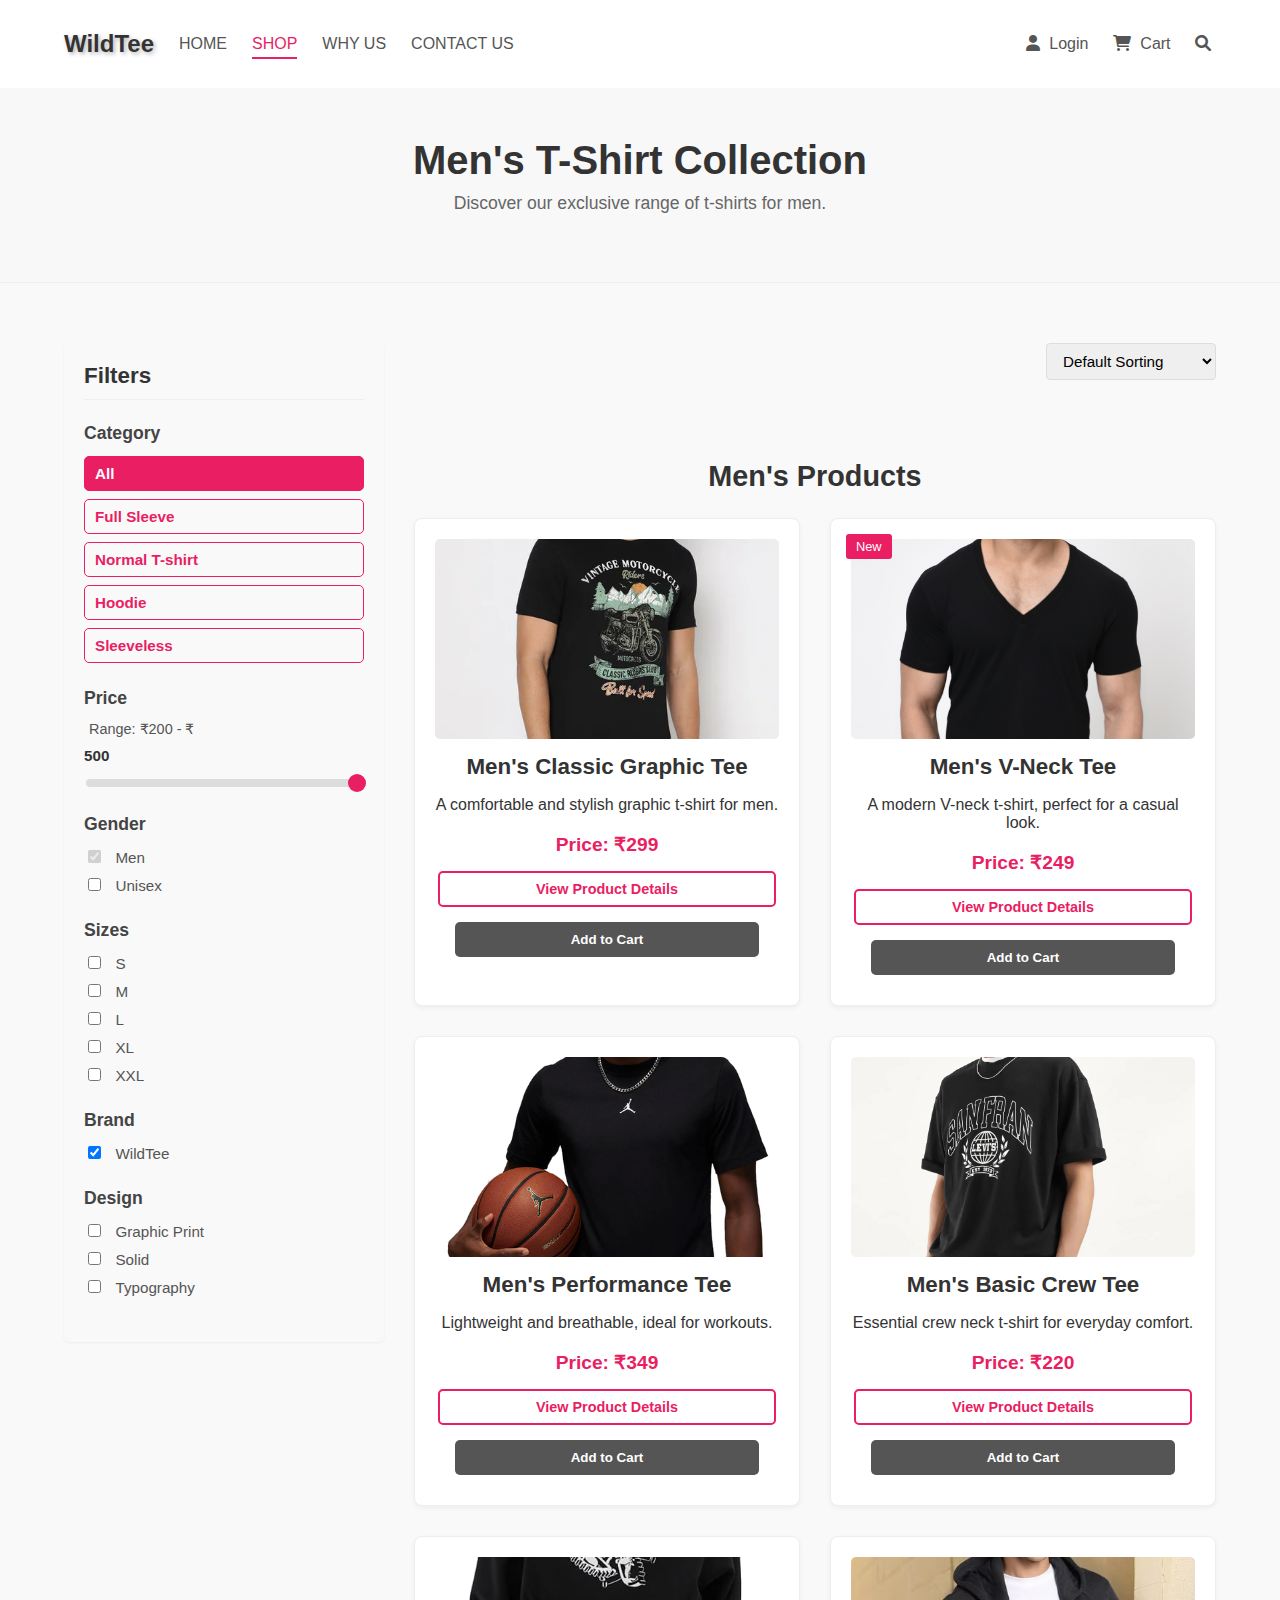
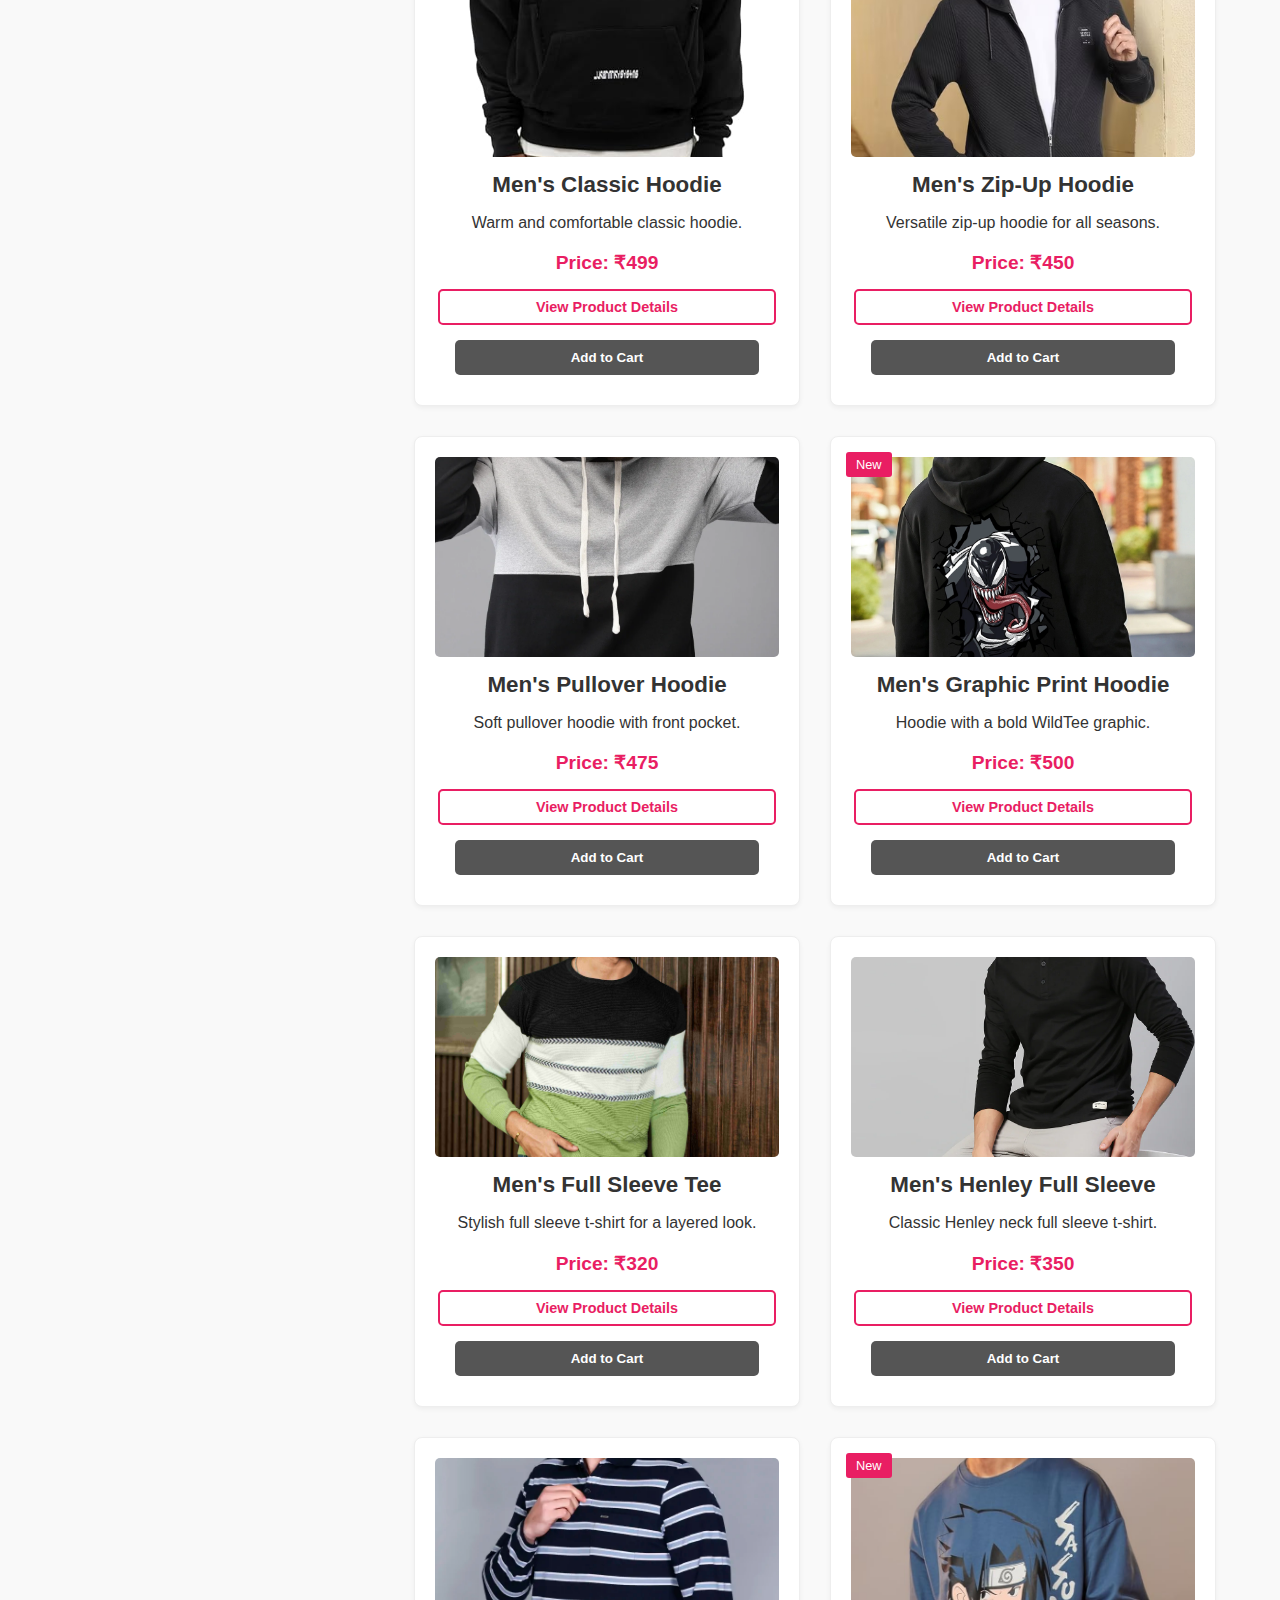
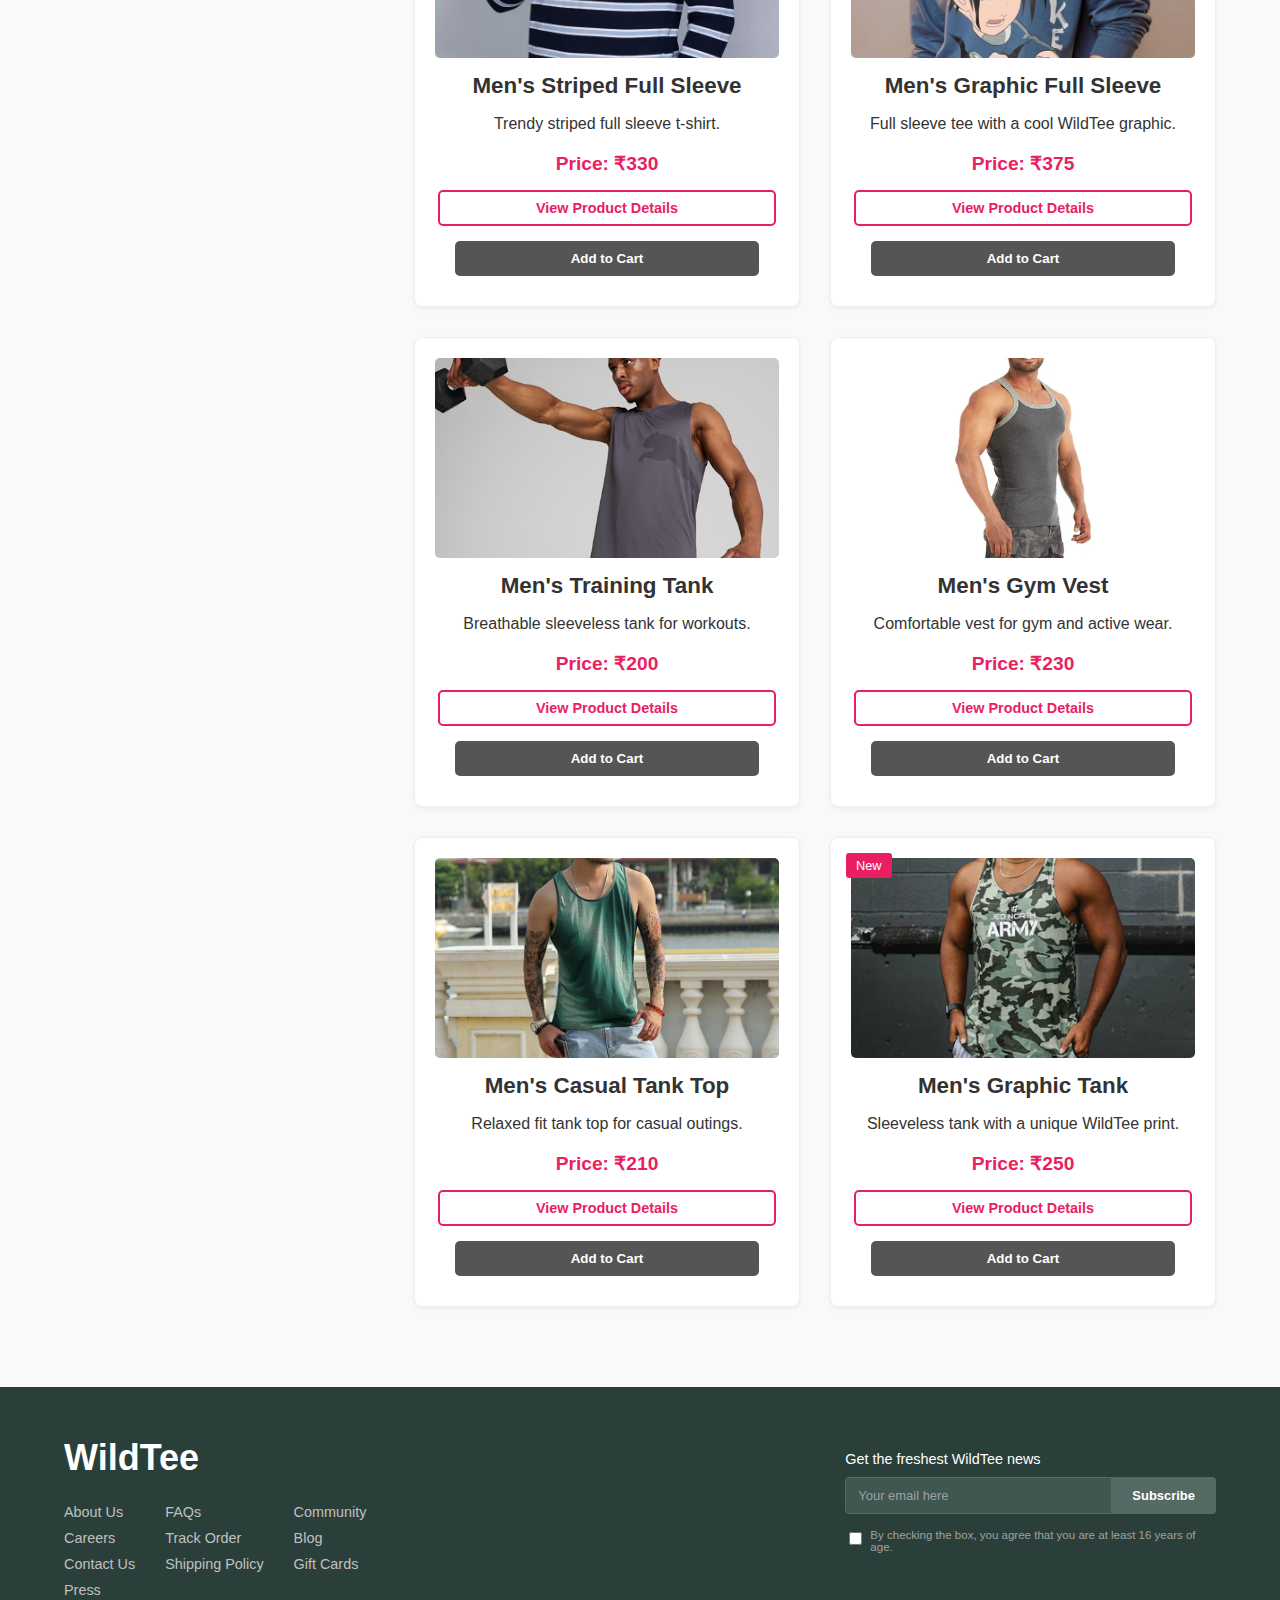
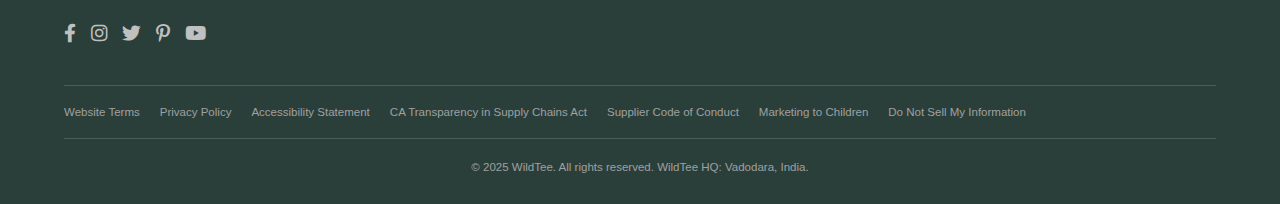
<file: shop-men.html>
<!DOCTYPE html>
<html lang="en">
<head>
    <meta charset="UTF-8">
    <meta name="viewport" content="width=device-width, initial-scale=1.0">
    <title>Shop Men - WildTee</title>
    <link rel="stylesheet" href="styles.css">
    <link rel="stylesheet" href="https://cdnjs.cloudflare.com/ajax/libs/font-awesome/6.0.0-beta3/css/all.min.css">
    <style>
        /* Additional styles specific to shop page if needed */
        .shop-header {
            background-color: #f8f8f8;
            padding: 30px 0;
            text-align: center;
            margin-bottom: 40px;
            border-bottom: 1px solid #eee;
        }
        .shop-header h1 {
            font-size: 2.5em;
            color: #333;
            margin: 0;
        }
        .shop-header p {
            font-size: 1.1em;
            color: #666;
            margin-top: 10px;
        }
    </style>
</head>
<body>
    <header>
        <div class="container">
           <div class="logo">
                <a href="index.php"><div class="logo-text">WildTee</div></a>
            </div>
            <button class="nav-toggle" aria-label="toggle navigation">
                <span class="hamburger"></span>
            </button>
            <div class="nav-wrapper">
                <nav class="main-nav">
                    <ul>
                        <li><a href="index.html">HOME</a></li>
                        <li><a href="shop.html" class="active">SHOP</a></li>
                        <li><a href="why-us.html">WHY US</a></li>
                        <li><a href="contact-us.html">CONTACT US</a></li>
                    </ul>
                </nav>
                <div class="header-actions">
                    <a href="login.html"><i class="fas fa-user"></i> Login</a>
                    <a href="cart.html"><i class="fas fa-shopping-cart"></i> Cart</a>
                    <a href="#"><i class="fas fa-search"></i></a>
                </div>
            </div>
        </div>
    </header>

    <main>
        <section class="shop-header">
            <div class="container">
                <h1>Men's T-Shirt Collection</h1>
                <p>Discover our exclusive range of t-shirts for men.</p>
            </div>
        </section>

        <div class="container shop-page-layout">
            <aside class="filters-sidebar">
                <h3>Filters</h3>
                <div class="filter-group">
                    <h4>Category</h4>
                    <div class="subcategory-filters">
                        <button class="btn btn-outline filter-btn active" data-filter="all">All</button>
                        <button class="btn btn-outline filter-btn" data-filter="full-sleeve">Full Sleeve</button>
                        <button class="btn btn-outline filter-btn" data-filter="normal-tshirt">Normal T-shirt</button>
                        <button class="btn btn-outline filter-btn" data-filter="hoodie">Hoodie</button>
                        <button class="btn btn-outline filter-btn" data-filter="sleeveless">Sleeveless</button>
                    </div>
                </div>

                <div class="filter-group">
                    <h4>Price</h4>
                    <div class="price-filter">
                        <label for="priceRangeMen">Range: ₹200 - ₹</label><span id="priceValueMen">500</span>
                        <input type="range" id="priceRangeMen" name="priceRangeMen" min="200" max="500" value="500" class="price-slider">
                    </div>
                </div>

                <div class="filter-group">
                    <h4>Gender</h4>
                    <div><input type="checkbox" id="genderMen" name="gender" value="men" checked disabled> <label for="genderMen">Men</label></div>
                    <div><input type="checkbox" id="genderUnisexMen" name="gender" value="unisex"> <label for="genderUnisexMen">Unisex</label></div>
                </div>

                <div class="filter-group">
                    <h4>Sizes</h4>
                    <div><input type="checkbox" id="sizeSM" name="size" value="s"> <label for="sizeSM">S</label></div>
                    <div><input type="checkbox" id="sizeMM" name="size" value="m"> <label for="sizeMM">M</label></div>
                    <div><input type="checkbox" id="sizeLM" name="size" value="l"> <label for="sizeLM">L</label></div>
                    <div><input type="checkbox" id="sizeXLM" name="size" value="xl"> <label for="sizeXLM">XL</label></div>
                    <div><input type="checkbox" id="sizeXXLM" name="size" value="xxl"> <label for="sizeXXLM">XXL</label></div>
                </div>
                
                <div class="filter-group">
                    <h4>Brand</h4>
                    <div><input type="checkbox" id="brandWildTeeM" name="brand" value="wildtee" checked> <label for="brandWildTeeM">WildTee</label></div>
                </div>

                <div class="filter-group">
                    <h4>Design</h4>
                    <div><input type="checkbox" id="designGraphicM" name="design" value="graphic"> <label for="designGraphicM">Graphic Print</label></div>
                    <div><input type="checkbox" id="designSolidM" name="design" value="solid"> <label for="designSolidM">Solid</label></div>
                    <div><input type="checkbox" id="designTypographyM" name="design" value="typography"> <label for="designTypographyM">Typography</label></div>
                </div>
            </aside>

            <main class="product-listing-area">
                 <div class="sorting-options">
                     <select name="sort-by">
                        <option value="default">Default Sorting</option>
                        <option value="price-low-high">Price: Low to High</option>
                        <option value="price-high-low">Price: High to Low</option>
                        <option value="newest">Newest Arrivals</option>
                    </select>
                </div>
                <section class="product-section">
                <h2>Men's Products</h2>
                <div class="product-grid">
                    <!-- Placeholder for Men's Products -->
                    <div class="product-card" data-category="normal-tshirt" data-sizes="s,m,l" data-designs="graphic">
                        <img src="graphic tee men.webp" alt="Men's Graphic Tee">
                        <h3>Men's Classic Graphic Tee</h3>
                        <p class="product-description">A comfortable and stylish graphic t-shirt for men.</p>
                        <p class="price">Price: ₹299</p>
                        <a href="product-detail.html?productId=mens-graphic-tee-1" class="btn btn-outline btn-details">View Product Details</a>
                        <button class="btn btn-secondary" onclick="addToCart('mens-graphic-tee-1')">Add to Cart</button>
                    </div>
                    <div class="product-card" data-category="normal-tshirt" data-sizes="s,m" data-designs="solid">
                        <span class="badge new">New</span>
                        <img src="men v neck.jpg" alt="Men's V-Neck Tee">
                        <h3>Men's V-Neck Tee</h3>
                        <p class="product-description">A modern V-neck t-shirt, perfect for a casual look.</p>
                        <p class="price">Price: ₹249</p>
                        <a href="product-detail.html?productId=mens-vneck-tee-1" class="btn btn-outline btn-details">View Product Details</a>
                        <button class="btn btn-secondary" onclick="addToCart('mens-vneck-tee-1')">Add to Cart</button>
                    </div>
                    <div class="product-card" data-category="normal-tshirt" data-sizes="m,l,xl" data-designs="typography">
                        <img src="performance men.jpg" alt="Men's Performance Tee">
                        <h3>Men's Performance Tee</h3>
                        <p class="product-description">Lightweight and breathable, ideal for workouts.</p>
                        <p class="price">Price: ₹349</p>
                        <a href="product-detail.html?productId=mens-performance-tee-1" class="btn btn-outline btn-details">View Product Details</a>
                        <button class="btn btn-secondary" onclick="addToCart('mens-performance-tee-1')">Add to Cart</button>
                    </div>
                    <div class="product-card" data-category="normal-tshirt" data-sizes="s,xl,xxl" data-designs="solid">
                        <img src="crew man.webp" alt="Men's Basic Crew Tee">
                        <h3>Men's Basic Crew Tee</h3>
                        <p class="product-description">Essential crew neck t-shirt for everyday comfort.</p>
                        <p class="price">Price: ₹220</p>
                        <a href="product-detail.html?productId=mens-basic-crew-1" class="btn btn-outline btn-details">View Product Details</a>
                        <button class="btn btn-secondary" onclick="addToCart('mens-basic-crew-1')">Add to Cart</button>
                    </div>

                    <div class="product-card" data-category="hoodie" data-sizes="m,l,xl" data-designs="graphic">
                        <img src="hoodie  man.jpg" alt="Men's Classic Hoodie">
                        <h3>Men's Classic Hoodie</h3>
                        <p class="product-description">Warm and comfortable classic hoodie.</p>
                        <p class="price">Price: ₹499</p>
                        <a href="product-detail.html?productId=mens-hoodie-1" class="btn btn-outline btn-details">View Product Details</a>
                        <button class="btn btn-secondary" onclick="addToCart('mens-hoodie-1')">Add to Cart</button>
                    </div>
                    <div class="product-card" data-category="hoodie" data-sizes="s,m" data-designs="solid">
                        <img src="zip up hoodie man.avif" alt="Men's Zip-Up Hoodie">
                        <h3>Men's Zip-Up Hoodie</h3>
                        <p class="product-description">Versatile zip-up hoodie for all seasons.</p>
                        <p class="price">Price: ₹450</p>
                        <a href="product-detail.html?productId=mens-zip-hoodie-1" class="btn btn-outline btn-details">View Product Details</a>
                        <button class="btn btn-secondary" onclick="addToCart('mens-zip-hoodie-1')">Add to Cart</button>
                    </div>
                    <div class="product-card" data-category="hoodie" data-sizes="l,xl,xxl" data-designs="typography">
                        <img src="pullover hoodie man.webp" alt="Men's Pullover Hoodie">
                        <h3>Men's Pullover Hoodie</h3>
                        <p class="product-description">Soft pullover hoodie with front pocket.</p>
                        <p class="price">Price: ₹475</p>
                        <a href="product-detail.html?productId=mens-pullover-hoodie-1" class="btn btn-outline btn-details">View Product Details</a>
                        <button class="btn btn-secondary" onclick="addToCart('mens-pullover-hoodie-1')">Add to Cart</button>
                    </div>
                    <div class="product-card" data-category="hoodie" data-sizes="s,m,l" data-designs="graphic">
                        <span class="badge new">New</span>
                        <img src="graphic print hoodie man.webp" alt="Men's Graphic Hoodie">
                        <h3>Men's Graphic Print Hoodie</h3>
                        <p class="product-description">Hoodie with a bold WildTee graphic.</p>
                        <p class="price">Price: ₹500</p>
                        <a href="product-detail.html?productId=mens-graphic-hoodie-1" class="btn btn-outline btn-details">View Product Details</a>
                        <button class="btn btn-secondary" onclick="addToCart('mens-graphic-hoodie-1')">Add to Cart</button>
                    </div>

                    <div class="product-card" data-category="full-sleeve" data-sizes="s,m,l" data-designs="solid">
                        <img src="full sleev man.jpg" alt="Men's Full Sleeve Tee">
                        <h3>Men's Full Sleeve Tee</h3>
                        <p class="product-description">Stylish full sleeve t-shirt for a layered look.</p>
                        <p class="price">Price: ₹320</p>
                        <a href="product-detail.html?productId=mens-fullsleeve-1" class="btn btn-outline btn-details">View Product Details</a>
                        <button class="btn btn-secondary" onclick="addToCart('mens-fullsleeve-1')">Add to Cart</button>
                    </div>
                    <div class="product-card" data-category="full-sleeve" data-sizes="m,xl" data-designs="typography">
                        <img src="henely man.webp" alt="Men's Henley Full Sleeve">
                        <h3>Men's Henley Full Sleeve</h3>
                        <p class="product-description">Classic Henley neck full sleeve t-shirt.</p>
                        <p class="price">Price: ₹350</p>
                        <a href="product-detail.html?productId=mens-henley-fullsleeve-1" class="btn btn-outline btn-details">View Product Details</a>
                        <button class="btn btn-secondary" onclick="addToCart('mens-henley-fullsleeve-1')">Add to Cart</button>
                    </div>
                    <div class="product-card" data-category="full-sleeve" data-sizes="s,xxl" data-designs="graphic">
                        <img src="sripped full sleeve man.webp" alt="Men's Striped Full Sleeve">
                        <h3>Men's Striped Full Sleeve</h3>
                        <p class="product-description">Trendy striped full sleeve t-shirt.</p>
                        <p class="price">Price: ₹330</p>
                        <a href="product-detail.html?productId=mens-striped-fullsleeve-1" class="btn btn-outline btn-details">View Product Details</a>
                        <button class="btn btn-secondary" onclick="addToCart('mens-striped-fullsleeve-1')">Add to Cart</button>
                    </div>
                    <div class="product-card" data-category="full-sleeve" data-sizes="m,l,xl" data-designs="solid">
                        <span class="badge new">New</span>
                        <img src="graphic full sleeve man.jpg" alt="Men's Graphic Full Sleeve">
                        <h3>Men's Graphic Full Sleeve</h3>
                        <p class="product-description">Full sleeve tee with a cool WildTee graphic.</p>
                        <p class="price">Price: ₹375</p>
                        <a href="product-detail.html?productId=mens-graphic-fullsleeve-1" class="btn btn-outline btn-details">View Product Details</a>
                        <button class="btn btn-secondary" onclick="addToCart('mens-graphic-fullsleeve-1')">Add to Cart</button>
                    </div>

                    <div class="product-card" data-category="sleeveless" data-sizes="s,m" data-designs="graphic">
                        <img src="teaining tank man.avif" alt="Men's Training Tank">
                        <h3>Men's Training Tank</h3>
                        <p class="product-description">Breathable sleeveless tank for workouts.</p>
                        <p class="price">Price: ₹200</p>
                        <a href="product-detail.html?productId=mens-sleeveless-1" class="btn btn-outline btn-details">View Product Details</a>
                        <button class="btn btn-secondary" onclick="addToCart('mens-sleeveless-1')">Add to Cart</button>
                    </div>
                    <div class="product-card" data-category="sleeveless" data-sizes="l,xl" data-designs="solid">
                        <img src="gym vest man.webp" alt="Men's Gym Vest">
                        <h3>Men's Gym Vest</h3>
                        <p class="product-description">Comfortable vest for gym and active wear.</p>
                        <p class="price">Price: ₹230</p>
                        <a href="product-detail.html?productId=mens-gym-vest-1" class="btn btn-outline btn-details">View Product Details</a>
                        <button class="btn btn-secondary" onclick="addToCart('mens-gym-vest-1')">Add to Cart</button>
                    </div>
                    <div class="product-card" data-category="sleeveless" data-sizes="s,xxl" data-designs="typography">
                        <img src="casual tank man.jpg" alt="Men's Casual Tank">
                        <h3>Men's Casual Tank Top</h3>
                        <p class="product-description">Relaxed fit tank top for casual outings.</p>
                        <p class="price">Price: ₹210</p>
                        <a href="product-detail.html?productId=mens-casual-tank-1" class="btn btn-outline btn-details">View Product Details</a>
                        <button class="btn btn-secondary" onclick="addToCart('mens-casual-tank-1')">Add to Cart</button>
                    </div>
                    <div class="product-card" data-category="sleeveless" data-sizes="m,l,xl" data-designs="graphic">
                        <span class="badge new">New</span>
                        <img src="graphic tank man.webp" alt="Men's Graphic Tank">
                        <h3>Men's Graphic Tank</h3>
                        <p class="product-description">Sleeveless tank with a unique WildTee print.</p>
                        <p class="price">Price: ₹250</p>
                        <a href="product-detail.html?productId=mens-graphic-tank-1" class="btn btn-outline btn-details">View Product Details</a>
                        <button class="btn btn-secondary" onclick="addToCart('mens-graphic-tank-1')">Add to Cart</button>
                    </div>
                </div>
            </section>
        </div>
    </main>

    <footer class="site-footer">
        <div class="container">
            <div class="footer-main-content">
                <div class="footer-left-section">
                    <div class="footer-logo-text">WildTee</div>
                    <div class="footer-links-wrapper">
                        <div class="footer-link-col">
                            <a href="why-us.html">About Us</a>
                            <a href="#">Careers</a>
                            <a href="contact-us.html">Contact Us</a>
                            <a href="#">Press</a>
                        </div>
                        <div class="footer-link-col">
                            <a href="#">FAQs</a>
                            <a href="#">Track Order</a>
                            <a href="#">Shipping Policy</a>
                        </div>
                        <div class="footer-link-col">
                            <a href="#">Community</a>
                            <a href="#">Blog</a>
                            <a href="#">Gift Cards</a>
                        </div>
                    </div>
                    <div class="footer-social-media-icons">
                        <a href="#" aria-label="Facebook"><i class="fab fa-facebook-f"></i></a>
                        <a href="#" aria-label="Instagram"><i class="fab fa-instagram"></i></a>
                        <a href="#" aria-label="Twitter"><i class="fab fa-twitter"></i></a>
                        <a href="#" aria-label="Pinterest"><i class="fab fa-pinterest-p"></i></a>
                        <a href="#" aria-label="YouTube"><i class="fab fa-youtube"></i></a>
                    </div>
                </div>
                <div class="footer-right-section">
                    <p class="footer-newsletter-prompt">Get the freshest WildTee news</p>
                    <form action="#" method="POST" class="footer-newsletter-form">
                        <input type="email" name="email" placeholder="Your email here" required>
                        <button type="submit">Subscribe</button>
                    </form>
                    <div class="footer-newsletter-consent">
                        <input type="checkbox" id="ageConsentFooterShopMen" name="ageConsentFooter">
                        <label for="ageConsentFooterShopMen">By checking the box, you agree that you are at least 16 years of age.</label>
                    </div>
                </div>
            </div>
            <div class="footer-legal-links">
                <span><a href="#">Website Terms</a></span>
                <span><a href="#">Privacy Policy</a></span>
                <span><a href="#">Accessibility Statement</a></span>
                <span><a href="#">CA Transparency in Supply Chains Act</a></span>
                <span><a href="#">Supplier Code of Conduct</a></span>
                <span><a href="#">Marketing to Children</a></span>
                <span><a href="#">Do Not Sell My Information</a></span>
            </div>
            <div class="footer-copyright-notice">
                <p>&copy; 2025 WildTee. All rights reserved. WildTee HQ: Vadodara, India.</p>
            </div>
        </div>
    </footer>

    <script src="script.js"></script>
</body>
</html>
</file>
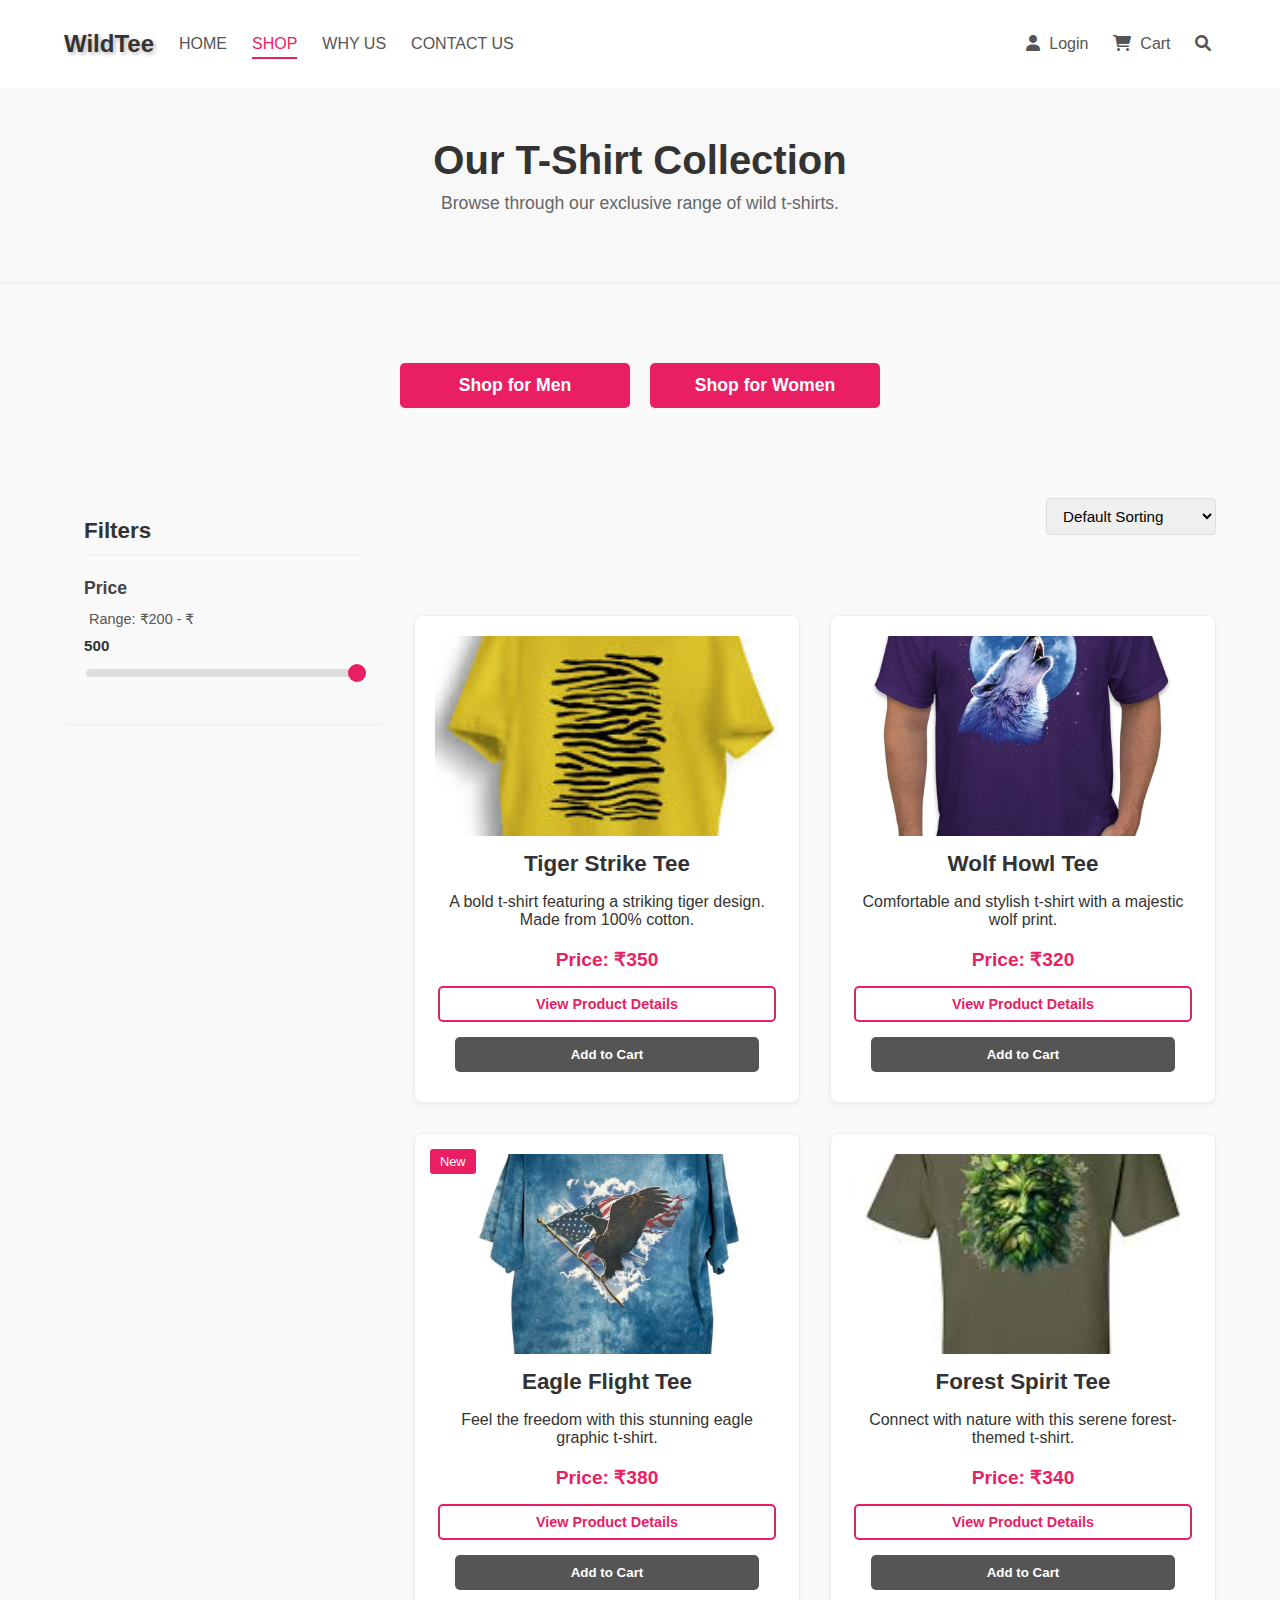
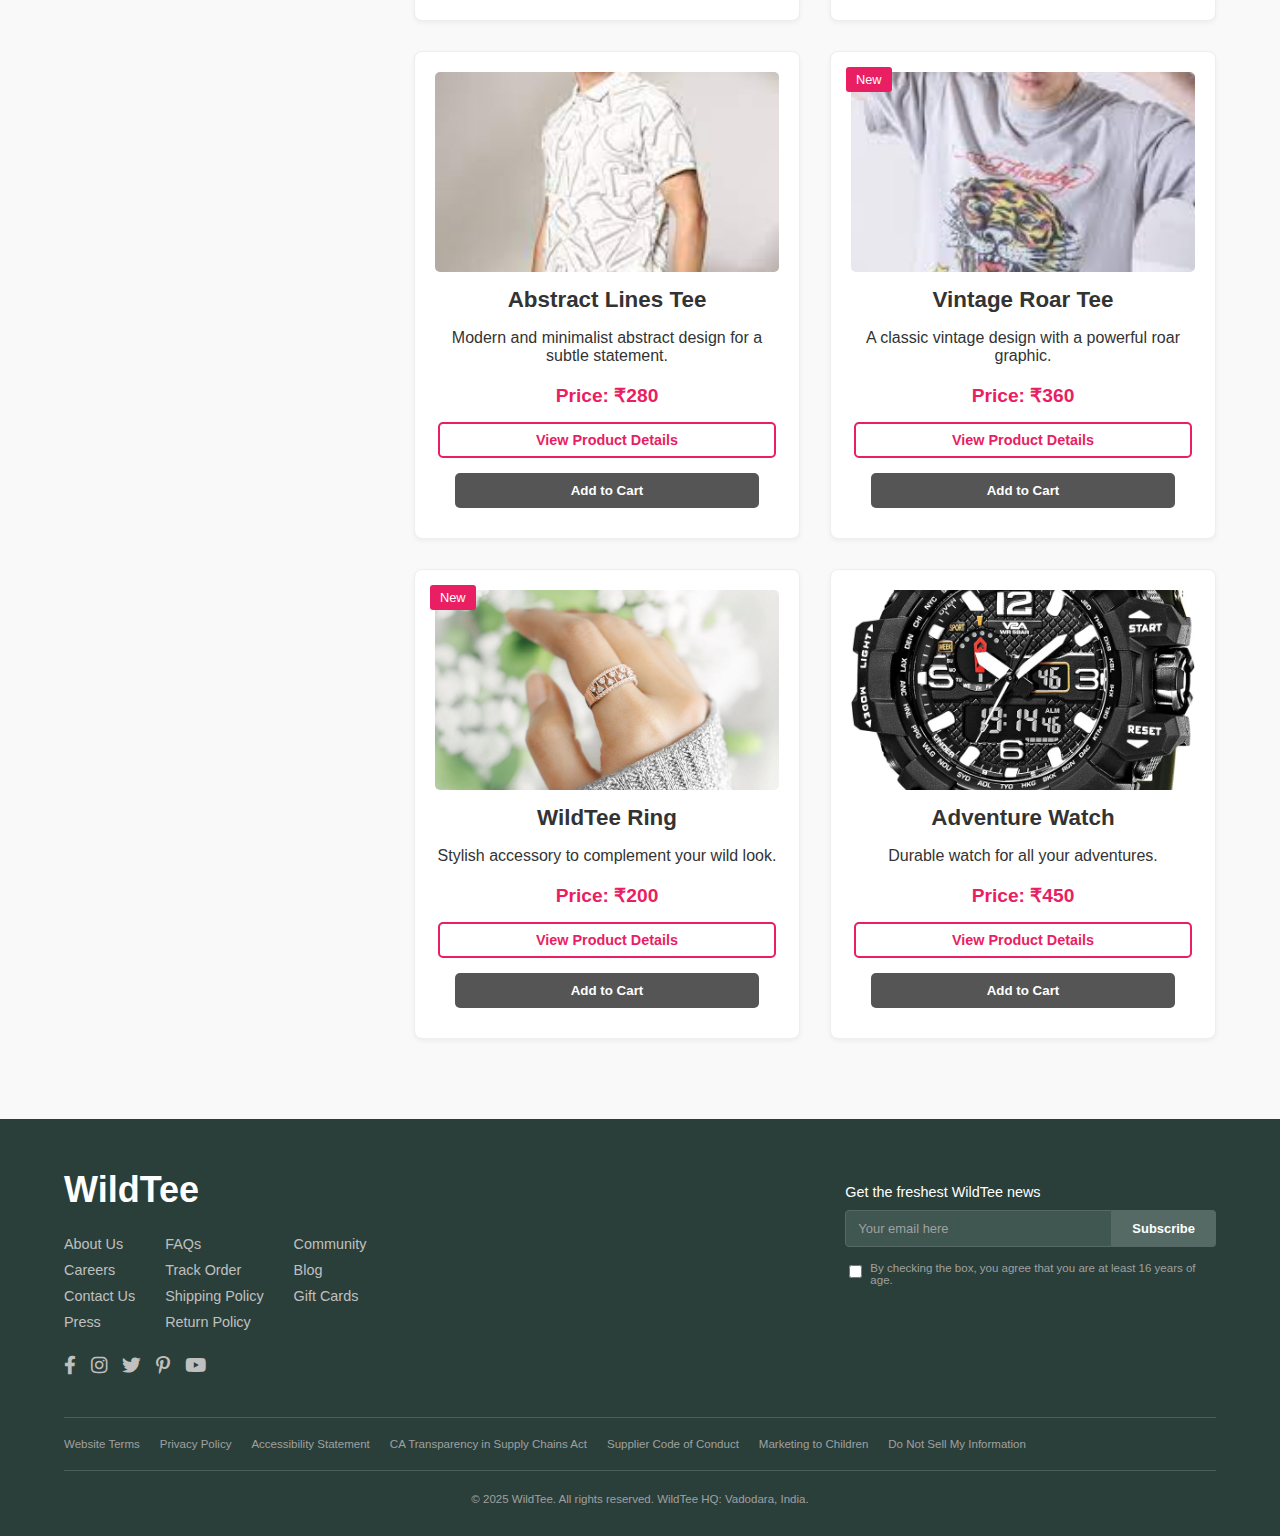
<file: shop.html>
<!DOCTYPE html>
<html lang="en">
<head>
    <meta charset="UTF-8">
    <meta name="viewport" content="width=device-width, initial-scale=1.0">
    <title>Shop - WildTee</title>
    <link rel="stylesheet" href="styles.css">
    <link rel="stylesheet" href="https://cdnjs.cloudflare.com/ajax/libs/font-awesome/6.0.0-beta3/css/all.min.css">
    <style>
        /* Additional styles specific to shop page if needed */
        .shop-header {
            background-color: #f8f8f8;
            padding: 30px 0;
            text-align: center;
            margin-bottom: 40px;
            border-bottom: 1px solid #eee;
        }
        .shop-header h1 {
            font-size: 2.5em;
            color: #333;
            margin: 0;
        }
        .shop-header p {
            font-size: 1.1em;
            color: #666;
            margin-top: 10px;
        }

        .filters-and-sorting { /* Placeholder for future filter/sort options */
            margin-bottom: 30px;
            padding: 15px;
            background-color: #fff;
            border-radius: 5px;
            box-shadow: 0 2px 4px rgba(0,0,0,0.05);
            text-align: right; /* Or left, depending on design */
        }
        .filters-and-sorting select, .filters-and-sorting button {
            padding: 8px 12px;
            margin-left: 10px;
            border: 1px solid #ddd;
            border-radius: 4px;
        }
    </style>
</head>
<body>
    <header>
        <div class="container">
          <div class="logo">
                <a href="index.php"><div class="logo-text">WildTee</div></a>
            </div>
            <button class="nav-toggle" aria-label="toggle navigation">
                <span class="hamburger"></span>
            </button>
            <div class="nav-wrapper">
                <nav class="main-nav">
                    <ul>
                        <li><a href="index.html">HOME</a></li>
                        <li><a href="shop.html" class="active">SHOP</a></li>
                        <li><a href="why-us.html">WHY US</a></li>
                        <li><a href="contact-us.html">CONTACT US</a></li>
                    </ul>
                </nav>
                <div class="header-actions">
                    <a href="login.html"><i class="fas fa-user"></i> Login</a>
                    <a href="cart.html"><i class="fas fa-shopping-cart"></i> Cart</a>
                    <a href="#"><i class="fas fa-search"></i></a>
                </div>
            </div>
        </div>
    </header>

    <main>
        <section class="shop-header">
            <div class="container">
                <h1>Our T-Shirt Collection</h1>
                <p>Browse through our exclusive range of wild t-shirts.</p>
            </div>
        </section>

        <section class="shop-categories">
            <div class="container">
                <a href="shop-men.html" class="btn btn-primary category-btn">Shop for Men</a>
                <a href="shop-women.html" class="btn btn-primary category-btn">Shop for Women</a>
            </div>
        </section>

        <div class="container shop-page-layout">
            <aside class="filters-sidebar">
                <h3>Filters</h3>


                <div class="filter-group">
                    <h4>Price</h4>
                    <div class="price-filter">
                        <label for="priceRangeAll">Range: ₹200 - ₹</label><span id="priceValueAll">500</span>
                        <input type="range" id="priceRangeAll" name="priceRangeAll" min="200" max="500" value="500" class="price-slider">
                    </div>
                </div>

            </aside>
            
            <main class="product-listing-area">
                 <div class="sorting-options">
                     <select name="sort-by">
                        <option value="default">Default Sorting</option>
                        <option value="price-low-high">Price: Low to High</option>
                        <option value="price-high-low">Price: High to Low</option>
                        <option value="newest">Newest Arrivals</option>
                    </select>
                </div>
                <section class="product-section">
                <!-- Product grid follows -->
                <!-- Re-using .product-grid and .product-card from styles.css -->
                <div class="product-grid">
                    <!-- Product 1 -->
                    <div class="product-card">
                        <img src="imagestiger strike tee (shop).jpeg" alt="Cool Tiger T-shirt">
                        <h3>Tiger Strike Tee</h3>
                        <p class="product-description">A bold t-shirt featuring a striking tiger design. Made from 100% cotton.</p>
                        <p class="price">Price: ₹350</p>
                        <a href="product-detail.html?productId=tiger-strike-tee" class="btn btn-outline btn-details">View Product Details</a>
                        <button class="btn btn-secondary" onclick="addToCart('tiger-strike-tee')">Add to Cart</button>
                    </div>
                    <!-- Product 2 -->
                    <div class="product-card">
                        <img src="wolf howl (shop).webp" alt="Wolf Howl T-shirt">
                        <h3>Wolf Howl Tee</h3>
                        <p class="product-description">Comfortable and stylish t-shirt with a majestic wolf print.</p>
                        <p class="price">Price: ₹320</p>
                        <a href="product-detail.html?productId=wolf-howl-tee" class="btn btn-outline btn-details">View Product Details</a>
                        <button class="btn btn-secondary" onclick="addToCart('wolf-howl-tee')">Add to Cart</button>
                    </div>
                    <!-- Product 3 -->
                    <div class="product-card">
                        <span class="badge new">New</span>
                        <img src="eagle flight(shop).jpg" alt="Eagle Flight T-shirt">
                        <h3>Eagle Flight Tee</h3>
                        <p class="product-description">Feel the freedom with this stunning eagle graphic t-shirt.</p>
                        <p class="price">Price: ₹380</p>
                        <a href="product-detail.html?productId=eagle-flight-tee" class="btn btn-outline btn-details">View Product Details</a>
                        <button class="btn btn-secondary" onclick="addToCart('eagle-flight-tee')">Add to Cart</button>
                    </div>
                    <!-- Product 4 -->
                    <div class="product-card">
                        <img src="forest.jpeg" alt="Forest Spirit T-shirt">
                        <h3>Forest Spirit Tee</h3>
                        <p class="product-description">Connect with nature with this serene forest-themed t-shirt.</p>
                        <p class="price">Price: ₹340</p>
                        <a href="product-detail.html?productId=forest-spirit-tee" class="btn btn-outline btn-details">View Product Details</a>
                        <button class="btn btn-secondary" onclick="addToCart('forest-spirit-tee')">Add to Cart</button>
                    </div>
                    <!-- Product 5 -->
                    <div class="product-card">
                        <img src="abstact line.jpeg" alt="Abstract Lines T-shirt">
                        <h3>Abstract Lines Tee</h3>
                        <p class="product-description">Modern and minimalist abstract design for a subtle statement.</p>
                        <p class="price">Price: ₹280</p>
                        <a href="product-detail.html?productId=abstract-lines-tee" class="btn btn-outline btn-details">View Product Details</a>
                        <button class="btn btn-secondary" onclick="addToCart('abstract-lines-tee')">Add to Cart</button>
                    </div>
                    <!-- Product 6 -->
                    <div class="product-card">
                        <span class="badge new">New</span>
                        <img src="vintage roar shop.jpeg" alt="Vintage Roar T-shirt">
                        <h3>Vintage Roar Tee</h3>
                        <p class="product-description">A classic vintage design with a powerful roar graphic.</p>
                        <p class="price">Price: ₹360</p>
                        <a href="product-detail.html?productId=vintage-roar-tee" class="btn btn-outline btn-details">View Product Details</a>
                        <button class="btn btn-secondary" onclick="addToCart('vintage-roar-tee')">Add to Cart</button>
                    </div>
                     <!-- Product 7 (from index.html example) -->
                    <div class="product-card">
                        <span class="badge new">New</span>
                        <img src="ring.webp" alt="Ring (Accessory)">
                        <h3>WildTee Ring</h3>
                        <p class="product-description">Stylish accessory to complement your wild look.</p>
                        <p class="price">Price: ₹200</p>
                        <a href="product-detail.html?productId=wildtee-ring" class="btn btn-outline btn-details">View Product Details</a>
                        <button class="btn btn-secondary" onclick="addToCart('wildtee-ring')">Add to Cart</button>
                    </div>
                    <!-- Product 8 (from index.html example) -->
                    <div class="product-card">
                        <img src="watch.jpg" alt="Watch (Accessory)">
                        <h3>Adventure Watch</h3>
                        <p class="product-description">Durable watch for all your adventures.</p>
                        <p class="price">Price: ₹450</p>
                        <a href="product-detail.html?productId=adventure-watch" class="btn btn-outline btn-details">View Product Details</a>
                        <button class="btn btn-secondary" onclick="addToCart('adventure-watch')">Add to Cart</button>
                    </div>
                </div>
            </section>
        </div>
    </main>

    <footer class="site-footer">
        <div class="container">
            <div class="footer-main-content">
                <div class="footer-left-section">
                    <div class="footer-logo-text">WildTee</div>
                    <div class="footer-links-wrapper">
                        <div class="footer-link-col">
                            <a href="why-us.html">About Us</a>
                            <a href="#">Careers</a>
                            <a href="contact-us.html">Contact Us</a>
                            <a href="#">Press</a>
                        </div>
                        <div class="footer-link-col">
                            <a href="#">FAQs</a>
                            <a href="#">Track Order</a>
                            <a href="#">Shipping Policy</a>
                            <a href="#">Return Policy</a>
                        </div>
                        <div class="footer-link-col">
                            <a href="#">Community</a>
                            <a href="#">Blog</a>
                            <a href="#">Gift Cards</a>
                        </div>
                    </div>
                    <div class="footer-social-media-icons">
                        <a href="#" aria-label="Facebook"><i class="fab fa-facebook-f"></i></a>
                        <a href="#" aria-label="Instagram"><i class="fab fa-instagram"></i></a>
                        <a href="#" aria-label="Twitter"><i class="fab fa-twitter"></i></a>
                        <a href="#" aria-label="Pinterest"><i class="fab fa-pinterest-p"></i></a>
                        <a href="#" aria-label="YouTube"><i class="fab fa-youtube"></i></a>
                    </div>
                </div>
                <div class="footer-right-section">
                    <p class="footer-newsletter-prompt">Get the freshest WildTee news</p>
                    <form action="#" method="POST" class="footer-newsletter-form">
                        <input type="email" name="email" placeholder="Your email here" required>
                        <button type="submit">Subscribe</button>
                    </form>
                    <div class="footer-newsletter-consent">
                        <input type="checkbox" id="ageConsentFooterShop" name="ageConsentFooter">
                        <label for="ageConsentFooterShop">By checking the box, you agree that you are at least 16 years of age.</label>
                    </div>
                </div>
            </div>
            <div class="footer-legal-links">
                <span><a href="#">Website Terms</a></span>
                <span><a href="#">Privacy Policy</a></span>
                <span><a href="#">Accessibility Statement</a></span>
                <span><a href="#">CA Transparency in Supply Chains Act</a></span>
                <span><a href="#">Supplier Code of Conduct</a></span>
                <span><a href="#">Marketing to Children</a></span>
                <span><a href="#">Do Not Sell My Information</a></span>
            </div>
            <div class="footer-copyright-notice">
                <p>&copy; 2025 WildTee. All rights reserved. WildTee HQ: Vadodara, India.</p>
            </div>
        </div>
    </footer>

    <script src="script.js"></script>
</body>
</html>
</file>
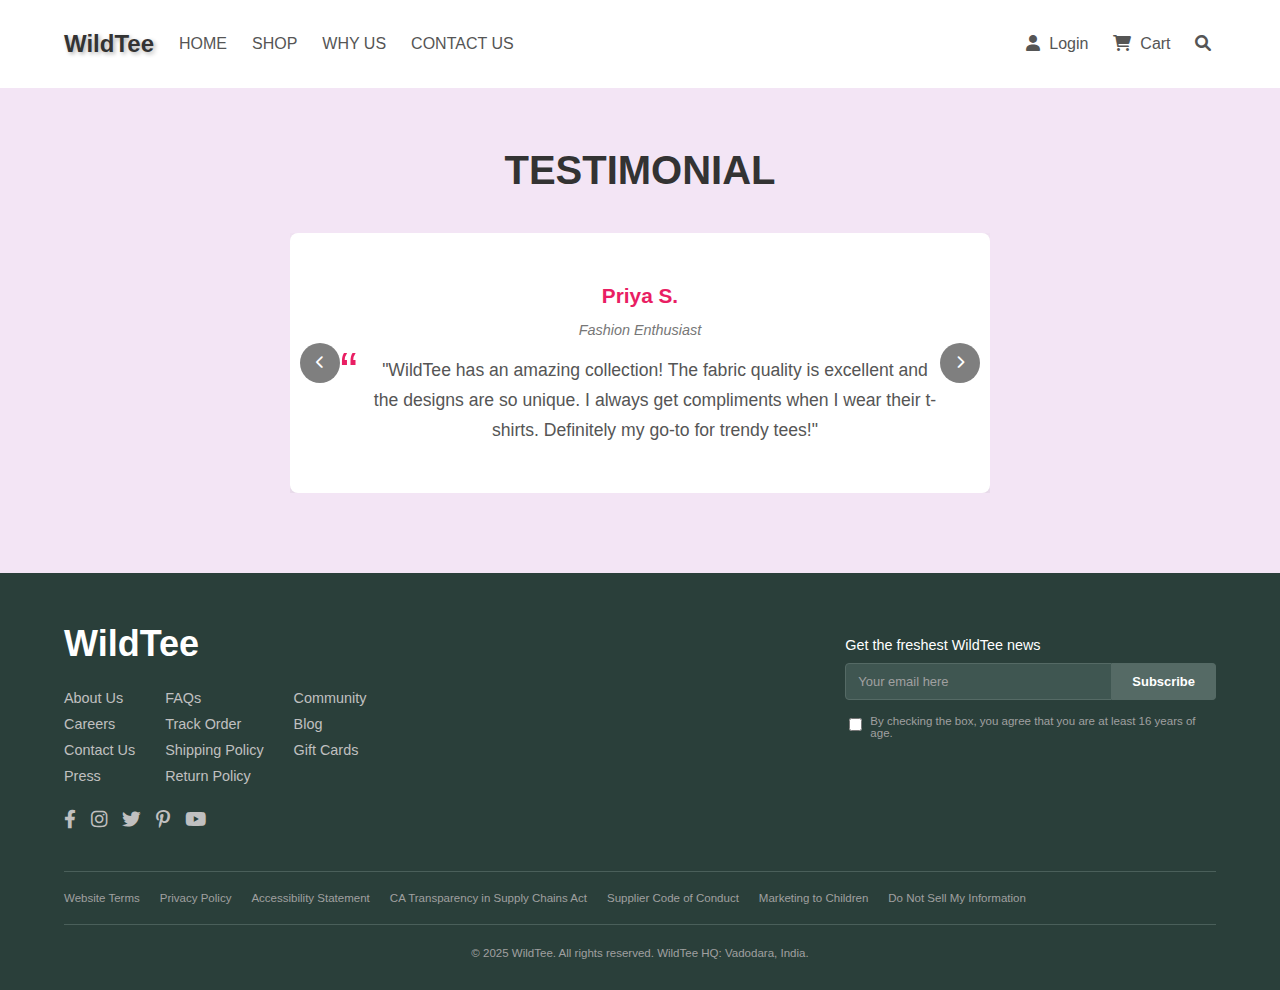
<file: testimonial.html>
<!DOCTYPE html>
<html lang="en">
<head>
    <meta charset="UTF-8">
    <meta name="viewport" content="width=device-width, initial-scale=1.0">
    <title>WildTee - Testimonials</title>
    <link rel="stylesheet" href="styles.css">
    <link rel="stylesheet" href="https://cdnjs.cloudflare.com/ajax/libs/font-awesome/6.0.0-beta3/css/all.min.css">
</head>
<body>
    <header>
        <div class="container">
           <div class="logo">
                <a href="index.php"><div class="logo-text">WildTee</div></a>
            </div>
            <button class="nav-toggle" aria-label="toggle navigation">
                <span class="hamburger"></span>
            </button>
            <div class="nav-wrapper">
                <nav class="main-nav">
                    <ul>
                        <li><a href="index.html">HOME</a></li>
                        <li><a href="shop.html">SHOP</a></li>
                        <li><a href="why-us.html">WHY US</a></li>
                        <li><a href="contact-us.html">CONTACT US</a></li>
                    </ul>
                </nav>
                <div class="header-actions">
                    <a href="login.html"><i class="fas fa-user"></i> Login</a>
                    <a href="cart.html"><i class="fas fa-shopping-cart"></i> Cart</a>
                    <a href="#"><i class="fas fa-search"></i></a>
                </div>
            </div>
        </div>
    </header>

    <main>
        <section id="testimonial" class="testimonial-section page-section">
            <div class="container">
                <h2>TESTIMONIAL</h2>
                <div class="testimonial-slider-container">
                    <div class="testimonial-slider">
                        <div class="testimonial-item active">
                            <p class="author">Priya S.</p>
                            <p class="role">Fashion Enthusiast</p>
                            <p class="quote">"WildTee has an amazing collection! The fabric quality is excellent and the designs are so unique. I always get compliments when I wear their t-shirts. Definitely my go-to for trendy tees!"</p>
                        </div>
                        <div class="testimonial-item">
                            <p class="author">Rahul M.</p>
                            <p class="role">College Student</p>
                            <p class="quote">"I love the vibrant colors and prints from WildTee. The t-shirts are super comfortable for daily wear and the prices are very reasonable. Plus, the delivery was really fast!"</p>
                        </div>
                        <div class="testimonial-item">
                            <p class="author">Sneha B.</p>
                            <p class="role">Graphic Designer</p>
                            <p class="quote">"As a designer, I appreciate the creativity in WildTee's apparel. The prints are sharp and the t-shirt fit is perfect. It's great to support an Indian brand with such high-quality products."</p>
                        </div>
                        <div class="testimonial-item">
                            <p class="author">Vikram C.</p>
                            <p class="role">Casual Wear Lover</p>
                            <p class="quote">"I've bought several t-shirts from WildTee and I'm impressed every time. They wash well, don't lose their shape, and the designs stay vibrant. Highly recommended for anyone looking for cool, comfy tees."</p>
                        </div>
                    </div>
                    <button class="slider-btn prev-btn"><i class="fas fa-chevron-left"></i></button>
                    <button class="slider-btn next-btn"><i class="fas fa-chevron-right"></i></button>
                </div>
            </div>
        </section>
    </main>

    <footer class="site-footer">
        <div class="container">
            <div class="footer-main-content">
                <div class="footer-left-section">
                    <div class="footer-logo-text">WildTee</div>
                    <div class="footer-links-wrapper">
                        <div class="footer-link-col">
                            <a href="why-us.html">About Us</a>
                            <a href="#">Careers</a>
                            <a href="contact-us.html">Contact Us</a>
                            <a href="#">Press</a>
                        </div>
                        <div class="footer-link-col">
                            <a href="#">FAQs</a>
                            <a href="#">Track Order</a>
                            <a href="#">Shipping Policy</a>
                            <a href="#">Return Policy</a>
                        </div>
                        <div class="footer-link-col">
                            <a href="#">Community</a>
                            <a href="#">Blog</a>
                            <a href="#">Gift Cards</a>
                        </div>
                    </div>
                    <div class="footer-social-media-icons">
                        <a href="#" aria-label="Facebook"><i class="fab fa-facebook-f"></i></a>
                        <a href="#" aria-label="Instagram"><i class="fab fa-instagram"></i></a>
                        <a href="#" aria-label="Twitter"><i class="fab fa-twitter"></i></a>
                        <a href="#" aria-label="Pinterest"><i class="fab fa-pinterest-p"></i></a>
                        <a href="#" aria-label="YouTube"><i class="fab fa-youtube"></i></a>
                    </div>
                </div>
                <div class="footer-right-section">
                    <p class="footer-newsletter-prompt">Get the freshest WildTee news</p>
                    <form action="#" method="POST" class="footer-newsletter-form">
                        <input type="email" name="email" placeholder="Your email here" required>
                        <button type="submit">Subscribe</button>
                    </form>
                    <div class="footer-newsletter-consent">
                        <input type="checkbox" id="ageConsentFooterTestimonial" name="ageConsentFooter">
                        <label for="ageConsentFooterTestimonial">By checking the box, you agree that you are at least 16 years of age.</label>
                    </div>
                </div>
            </div>
            <div class="footer-legal-links">
                <span><a href="#">Website Terms</a></span>
                <span><a href="#">Privacy Policy</a></span>
                <span><a href="#">Accessibility Statement</a></span>
                <span><a href="#">CA Transparency in Supply Chains Act</a></span>
                <span><a href="#">Supplier Code of Conduct</a></span>
                <span><a href="#">Marketing to Children</a></span>
                <span><a href="#">Do Not Sell My Information</a></span>
            </div>
            <div class="footer-copyright-notice">
                <p>&copy; 2025 WildTee. All rights reserved. WildTee HQ: Vadodara, India.</p>
            </div>
        </div>
    </footer>

    <script src="script.js"></script>
</body>
</html>
</file>
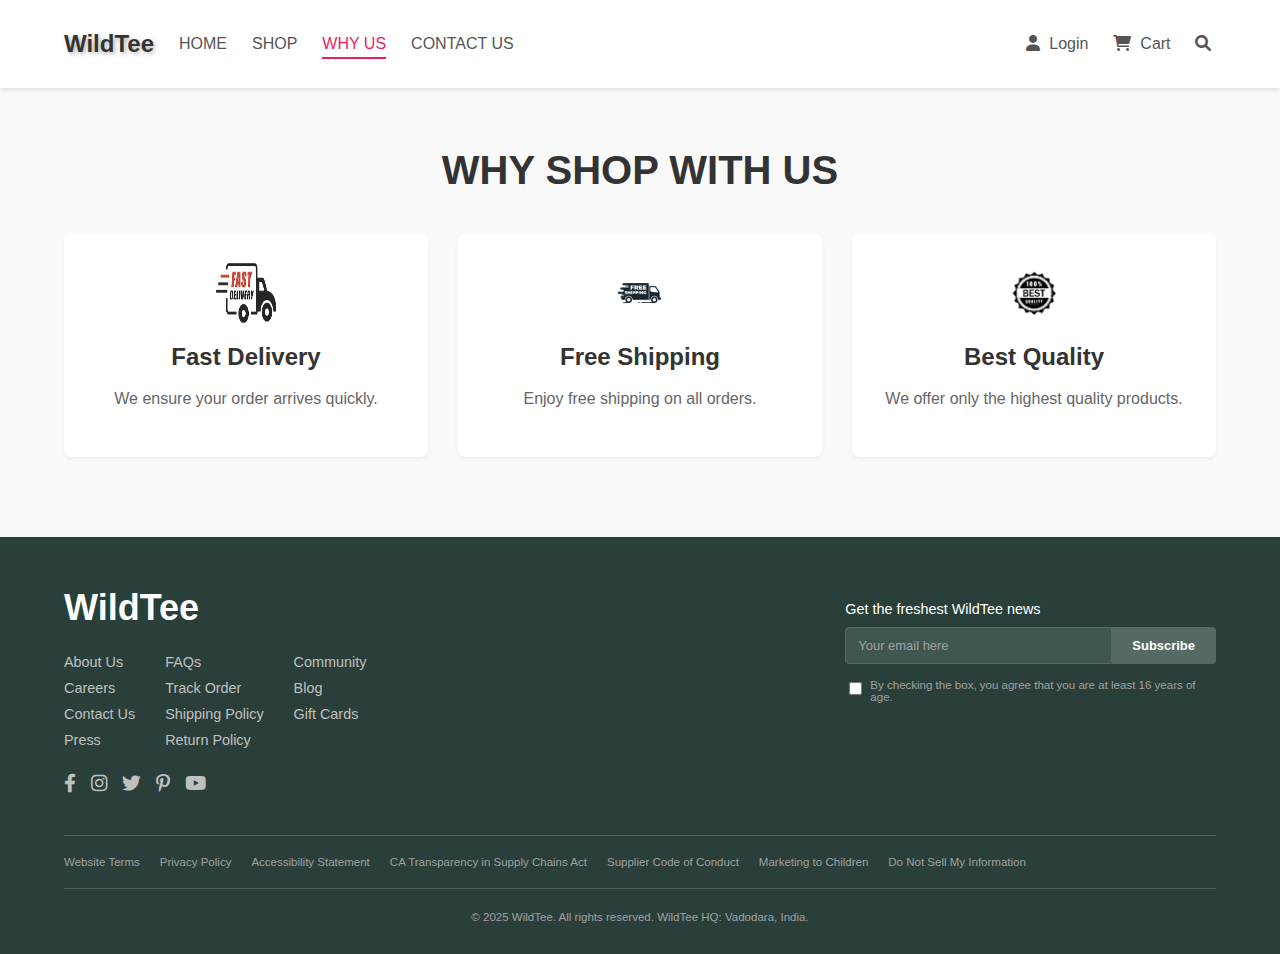
<file: why-us.html>
<!DOCTYPE html>
<html lang="en">
<head>
    <meta charset="UTF-8">
    <meta name="viewport" content="width=device-width, initial-scale=1.0">
    <title>WildTee - Why Us</title>
    <link rel="stylesheet" href="styles.css">
    <link rel="stylesheet" href="https://cdnjs.cloudflare.com/ajax/libs/font-awesome/6.0.0-beta3/css/all.min.css">
</head>
<body>
    <header>
        <div class="container">
            <div class="logo">
                <a href="index.php"><div class="logo-text">WildTee</div></a>
            </div>
            <button class="nav-toggle" aria-label="toggle navigation">
                <span class="hamburger"></span>
            </button>
            <div class="nav-wrapper">
                <nav class="main-nav">
                    <ul>
                        <li><a href="index.html">HOME</a></li>
                        <li><a href="shop.html">SHOP</a></li>
                        <li><a href="why-us.html" class="active">WHY US</a></li>
                        <li><a href="contact-us.html">CONTACT US</a></li>
                    </ul>
                </nav>
                <div class="header-actions">
                    <a href="login.html"><i class="fas fa-user"></i> Login</a>
                    <a href="cart.html"><i class="fas fa-shopping-cart"></i> Cart</a>
                    <a href="#"><i class="fas fa-search"></i></a>
                </div>
            </div>
        </div>
    </header>

    <main>
        <section id="why-us" class="why-us-section page-section">
            <div class="container">
                <h2>WHY SHOP WITH US</h2>
                <div class="features-grid">
                    <div class="feature-item">
                        <img src="fast deliver.png" alt="Fast Delivery Icon">
                        <h3>Fast Delivery</h3>
                        <p>We ensure your order arrives quickly.</p>
                    </div>
                    <div class="feature-item">
                        <img src="free shipping.jpg" alt="Free Shipping Icon">
                        <h3>Free Shipping</h3>
                        <p>Enjoy free shipping on all orders.</p>
                    </div>
                    <div class="feature-item">
                        <img src="best qua.jpg" alt="Best Quality Icon">
                        <h3>Best Quality</h3>
                        <p>We offer only the highest quality products.</p>
                    </div>
                </div>
            </div>
        </section>
    </main>

    <footer class="site-footer">
        <div class="container">
            <div class="footer-main-content">
                <div class="footer-left-section">
                    <div class="footer-logo-text">WildTee</div>
                    <div class="footer-links-wrapper">
                        <div class="footer-link-col">
                            <a href="why-us.html">About Us</a>
                            <a href="#">Careers</a>
                            <a href="contact-us.html">Contact Us</a>
                            <a href="#">Press</a>
                        </div>
                        <div class="footer-link-col">
                            <a href="#">FAQs</a>
                            <a href="#">Track Order</a>
                            <a href="#">Shipping Policy</a>
                            <a href="#">Return Policy</a>
                        </div>
                        <div class="footer-link-col">
                            <a href="#">Community</a>
                            <a href="#">Blog</a>
                            <a href="#">Gift Cards</a>
                        </div>
                    </div>
                    <div class="footer-social-media-icons">
                        <a href="#" aria-label="Facebook"><i class="fab fa-facebook-f"></i></a>
                        <a href="#" aria-label="Instagram"><i class="fab fa-instagram"></i></a>
                        <a href="#" aria-label="Twitter"><i class="fab fa-twitter"></i></a>
                        <a href="#" aria-label="Pinterest"><i class="fab fa-pinterest-p"></i></a>
                        <a href="#" aria-label="YouTube"><i class="fab fa-youtube"></i></a>
                    </div>
                </div>
                <div class="footer-right-section">
                    <p class="footer-newsletter-prompt">Get the freshest WildTee news</p>
                    <form action="#" method="POST" class="footer-newsletter-form">
                        <input type="email" name="email" placeholder="Your email here" required>
                        <button type="submit">Subscribe</button>
                    </form>
                    <div class="footer-newsletter-consent">
                        <input type="checkbox" id="ageConsentFooterWhyUs" name="ageConsentFooter">
                        <label for="ageConsentFooterWhyUs">By checking the box, you agree that you are at least 16 years of age.</label>
                    </div>
                </div>
            </div>
            <div class="footer-legal-links">
                <span><a href="#">Website Terms</a></span>
                <span><a href="#">Privacy Policy</a></span>
                <span><a href="#">Accessibility Statement</a></span>
                <span><a href="#">CA Transparency in Supply Chains Act</a></span>
                <span><a href="#">Supplier Code of Conduct</a></span>
                <span><a href="#">Marketing to Children</a></span>
                <span><a href="#">Do Not Sell My Information</a></span>
            </div>
            <div class="footer-copyright-notice">
                <p>&copy; 2025 WildTee. All rights reserved. WildTee HQ: Vadodara, India.</p>
            </div>
        </div>
    </footer>

    <script src="script.js"></script>
</body>
</html>
</file>
<file: styles.css>
/* General Styles */
body {
    font-family: 'Arial', sans-serif;
    margin: 0;
    padding: 0;
    box-sizing: border-box;
    color: #333;
    background-color: #f9f9f9;
}

.container {
    width: 90%;
    max-width: 1200px;
    margin: 0 auto;
    padding: 20px 0;
}

a {
    text-decoration: none;
    color: inherit;
}

ul {
    list-style: none;
    padding: 0;
    margin: 0;
}

img {
    max-width: 100%;
    height: auto;
    display: block;
}

h1, h2, h3 {
    margin-top: 0;
}

.btn {
    display: inline-block;
    padding: 10px 20px;
    border-radius: 5px;
    text-align: center;
    font-weight: bold;
    transition: background-color 0.3s ease, color 0.3s ease;
    cursor: pointer;
    border: none;
}

.btn-primary {
    background-color: #e91e63; /* Pinkish color from images */
    color: white;
}

.btn-primary:hover {
    background-color: #c2185b;
}

.btn-secondary {
    background-color: #555;
    color: white;
}

.btn-secondary:hover {
    background-color: #333;
}

.btn-outline {
    background-color: transparent;
    color: #e91e63;
    border: 2px solid #e91e63;
}

.btn-outline:hover {
    background-color: #e91e63;
    color: white;
}

/* Header */
header {
    background-color: #fff;
    box-shadow: 0 2px 4px rgba(0,0,0,0.1);
    padding: 10px 0;
}

header .container {
    display: flex;
    justify-content: space-between;
    align-items: center;
}

header .logo {
    font-size: 2em;
    font-weight: bold;
    color: #333;
}

header nav ul {
    display: flex;
}

header nav ul li {
    margin-left: 25px;
}

header nav ul li a {
    font-weight: 500;
    color: #555;
    padding-bottom: 5px;
}

header nav ul li a.active,
header nav ul li a:hover {
    color: #e91e63;
    border-bottom: 2px solid #e91e63;
}

header .header-actions a {
    margin-left: 20px;
    color: #555;
}

header .header-actions a:hover {
    color: #e91e63;
}

header .header-actions i {
    margin-right: 5px;
}

/* Hero Section */
.hero-section {
    background-color: #fce4ec; /* Light pink background */
    padding: 60px 0;
    text-align: left;
}

.hero-section .container {
    display: flex;
    align-items: center;
    justify-content: space-between;
}

.hero-text {
    max-width: 50%;
}

.hero-text h1 {
    font-size: 2.8em;
    color: #333;
    margin-bottom: 20px;
    line-height: 1.2;
}

.hero-text p {
    font-size: 1.1em;
    color: #555;
    margin-bottom: 30px;
    line-height: 1.6;
}

.hero-image {
    max-width: 45%;
}
.hero-image img {
    border-radius: 10px; /* Optional: if images have rounded corners */
}


/* Product Section */
.product-section {
    padding: 60px 0;
    text-align: center;
}

.product-section h2 {
    font-size: 2.2em;
    margin-bottom: 40px;
    color: #333;
}

.product-grid {
    display: grid;
    grid-template-columns: repeat(auto-fit, minmax(250px, 1fr));
    gap: 30px;
}

.product-card {
    background-color: #fff;
    border: 1px solid #eee;
    border-radius: 8px;
    padding: 20px;
    text-align: center;
    box-shadow: 0 2px 5px rgba(0,0,0,0.05);
    position: relative;
    transition: transform 0.3s ease, box-shadow 0.3s ease;
}

.product-card:hover {
    transform: translateY(-5px);
    box-shadow: 0 8px 15px rgba(0,0,0,0.1);
}

.product-card .badge.new {
    position: absolute;
    top: 15px;
    left: 15px;
    background-color: #e91e63;
    color: white;
    padding: 5px 10px;
    font-size: 0.8em;
    border-radius: 3px;
}

.product-card img {
    width: 100%;
    height: 200px; /* Fixed height for consistency */
    object-fit: cover; /* Or 'contain' depending on image aspect ratios */
    margin-bottom: 15px;
    border-radius: 5px;
}

.product-card h3 {
    font-size: 1.4em;
    margin-bottom: 10px;
    color: #333;
}

.product-card .price {
    font-size: 1.2em;
    color: #e91e63;
    font-weight: bold;
    margin-bottom: 15px;
}

/* New Arrivals Section */
.new-arrivals-section {
    background-color: #fce4ec; /* Light pink background */
    padding: 60px 0;
}

.new-arrivals-section .container {
    display: flex;
    align-items: center;
    justify-content: space-between;
    gap: 40px;
}

.new-arrivals-image {
    flex: 1;
    max-width: 45%;
}

.new-arrivals-text {
    flex: 1;
    max-width: 50%;
}

.new-arrivals-text h2 {
    font-size: 2.5em;
    color: #333;
    margin-bottom: 20px;
    line-height: 1.3;
}

.new-arrivals-text p {
    font-size: 1.1em;
    color: #555;
    margin-bottom: 30px;
    line-height: 1.6;
}

.new-arrivals-text .btn {
    margin-right: 10px;
}

/* Why Us Section */
.why-us-section {
    padding: 60px 0;
    text-align: center;
}

.why-us-section h2 {
    font-size: 2.2em;
    margin-bottom: 40px;
    color: #333;
}

.features-grid {
    display: grid;
    grid-template-columns: repeat(auto-fit, minmax(280px, 1fr));
    gap: 30px;
}

.feature-item {
    background-color: #fff;
    padding: 30px;
    border-radius: 8px;
    box-shadow: 0 2px 5px rgba(0,0,0,0.05);
}

.feature-item img { /* Assuming icons are images */
    width: 60px; /* Adjust as needed */
    height: 60px;
    margin-bottom: 20px;
    margin-left: auto;
    margin-right: auto;
}

.feature-item h3 {
    font-size: 1.5em;
    margin-bottom: 10px;
    color: #333;
}

.feature-item p {
    font-size: 1em;
    color: #666;
    line-height: 1.5;
}

/* Testimonial Section */
.testimonial-section {
    background-color: #f3e5f5; /* Light purple background */
    padding: 60px 0;
    text-align: center;
}

.testimonial-section h2 {
    font-size: 2.2em;
    margin-bottom: 40px;
    color: #333;
}

.testimonial-slider {
    max-width: 700px;
    margin: 0 auto;
    background-color: #fff;
    padding: 30px;
    border-radius: 8px;
    box-shadow: 0 5px 15px rgba(0,0,0,0.1);
    position: relative; /* For potential slider arrows */
}

.testimonial-item .author {
    font-size: 1.3em;
    font-weight: bold;
    color: #e91e63;
    margin-bottom: 5px;
}

.testimonial-item .role {
    font-size: 0.9em;
    color: #777;
    margin-bottom: 15px;
    font-style: italic;
}

.testimonial-item .quote {
    font-size: 1.1em;
    color: #555;
    line-height: 1.7;
    position: relative;
    padding-left: 30px; /* Space for quote icon */
}

.testimonial-item .quote::before {
    content: '“';
    font-size: 3em;
    color: #e91e63;
    position: absolute;
    left: 0;
    top: -10px;
    line-height: 1;
}

/* Contact Section */
.contact-section {
    padding: 60px 0;
    background-color: #fff; /* Or a light gray */
}

.contact-section h2 {
    text-align: center;
    font-size: 2.2em;
    margin-bottom: 40px;
    color: #333;
}

.contact-content {
    display: flex;
    gap: 40px;
    align-items: flex-start; /* Align items to the top */
}

.contact-map {
    flex: 1;
    min-height: 350px; /* Ensure map has height */
}

.contact-map iframe {
    border-radius: 8px;
}

.contact-form {
    flex: 1;
    background-color: #f9f9f9; /* Slightly different background for form area */
    padding: 30px;
    border-radius: 8px;
}

.contact-form input[type="text"],
.contact-form input[type="email"],
.contact-form input[type="tel"],
.contact-form textarea {
    width: calc(100% - 22px); /* Account for padding and border */
    padding: 12px;
    margin-bottom: 15px;
    border: 1px solid #ddd;
    border-radius: 4px;
    font-size: 1em;
}

.contact-form textarea {
    resize: vertical;
    min-height: 100px;
}

.contact-form button.btn-primary {
    width: 100%;
    padding: 12px;
    font-size: 1.1em;
}

/* Mobile Navigation Styles */
.nav-toggle {
    display: none; /* Hidden by default, shown in media query */
    background: transparent;
    border: 0;
    cursor: pointer;
    padding: 0.5em;
    position: absolute; /* Or relative to header depending on layout */
    right: 1em;
    top: 50%;
    transform: translateY(-50%);
    z-index: 1001; /* Ensure it's above other header content */
}

.hamburger {
    display: block;
    position: relative;
}

.hamburger,
.hamburger::before,
.hamburger::after {
    background-color: #333;
    width: 2em;
    height: 3px;
    border-radius: 1px;
    transition: transform 0.3s ease-in-out, opacity 0.3s ease-in-out;
}

.hamburger::before,
.hamburger::after {
    content: '';
    position: absolute;
    left: 0;
}

.hamburger::before {
    bottom: 7px;
}

.hamburger::after {
    top: 7px;
}

/* Animation for hamburger to X */
.nav-open .hamburger {
    transform: rotate(45deg);
}

.nav-open .hamburger::before {
    opacity: 0;
}

.nav-open .hamburger::after {
    transform: rotate(-90deg) translate(7px);
}

.nav-wrapper {
    display: flex; /* On desktop, keep nav and actions side-by-side */
    align-items: center;
    flex-grow: 1;
    justify-content: space-between;
}

/* Responsive Design Adjustments for Header */
@media (max-width: 992px) {
    header .container {
        position: relative; /* For positioning nav-toggle */
    }

    .nav-toggle {
        display: block; /* Show hamburger on smaller screens */
    }

    .nav-wrapper {
        display: none; /* Hide nav wrapper by default on mobile */
        position: absolute;
        top: 100%; /* Position below the header */
        left: 0;
        right: 0;
        background-color: #fff;
        box-shadow: 0 4px 8px rgba(0,0,0,0.1);
        flex-direction: column;
        align-items: stretch; /* Make items take full width */
        padding: 1em 0;
        z-index: 1000;
    }

    .nav-open .nav-wrapper {
        display: flex; /* Show when nav-open class is present */
    }

    header .main-nav ul {
        flex-direction: column;
        width: 100%;
    }

    header .main-nav ul li {
        margin: 0;
        text-align: center;
    }

    header .main-nav ul li a {
        display: block;
        padding: 0.8em 1em;
        border-bottom: 1px solid #f0f0f0; /* Separator for links */
    }
    header .main-nav ul li:last-child a {
        border-bottom: none;
    }

    header .main-nav ul li a.active,
    header .main-nav ul li a:hover {
        border-bottom: 1px solid #f0f0f0; /* Keep consistent border, color change is enough */
        background-color: #f9f9f9;
    }
    
    header .header-actions {
        flex-direction: column;
        width: 100%;
        margin-top: 1em;
        padding-top: 1em;
        border-top: 1px solid #eee;
    }

    header .header-actions a {
        margin: 0.5em 0;
        padding: 0.8em 1em;
        text-align: center;
        display: block; /* Make links take full width */
    }
     header .header-actions a:hover {
        background-color: #f9f9f9;
    }
}
/* Footer */
footer {
    background-color: #333;
    color: #ccc;
    padding: 40px 0 20px;
}

.footer-top {
    display: flex;
    justify-content: center; /* Center social media icons as per image */
    margin-bottom: 30px;
    padding-bottom: 20px;
    border-bottom: 1px solid #444;
}

.social-media a {
    color: #ccc;
    font-size: 1.5em;
    margin: 0 12px;
    transition: color 0.3s ease;
}

.social-media a:hover {
    color: #e91e63;
}

.footer-main {
    display: grid;
    grid-template-columns: repeat(auto-fit, minmax(220px, 1fr));
    gap: 30px;
    margin-bottom: 30px;
}

.footer-column h4 {
    font-size: 1.2em;
    color: #fff;
    margin-bottom: 15px;
    text-transform: uppercase;
}

.footer-column p,
.footer-column ul li a {
    font-size: 0.95em;
    line-height: 1.6;
    color: #bbb;
    margin-bottom: 8px;
}
.footer-column ul li a:hover {
    color: #e91e63;
}

.footer-column .newsletter-form input[type="email"] {
    width: calc(100% - 22px);
    padding: 10px;
    border: 1px solid #555;
    background-color: #444;
    color: #fff;
    border-radius: 4px;
    margin-bottom: 10px;
}
.footer-column .newsletter-form input[type="email"]::placeholder {
    color: #aaa;
}

.footer-column .newsletter-form .btn-primary {
    width: 100%;
    background-color: #e91e63;
}

.footer-column i { /* For icons in contact info */
    margin-right: 8px;
    color: #e91e63;
}

.footer-bottom {
    text-align: center;
    padding-top: 20px;
    border-top: 1px solid #444;
    font-size: 0.9em;
    color: #aaa;
}

/* Animations Placeholder */
.fade-in {
    animation: fadeInAnimation 1s ease-in-out;
}

@keyframes fadeInAnimation {
    from { opacity: 0; transform: translateY(20px); }
    to { opacity: 1; transform: translateY(0); }
}

/* Responsive Design */
@media (max-width: 992px) {
    .hero-section .container,
    .new-arrivals-section .container {
        flex-direction: column;
        text-align: center;
    }
    .hero-text, .new-arrivals-text,
    .hero-image, .new-arrivals-image {
        max-width: 100%;
    }
    .hero-image, .new-arrivals-image {
        margin-top: 30px;
    }
    .contact-content {
        flex-direction: column;
    }
    .contact-map, .contact-form {
        width: 100%;
    }
}

@media (max-width: 768px) {
    header .container {
        flex-direction: column;
    }
    header nav ul {
        margin-top: 15px;
        flex-wrap: wrap;
        justify-content: center;
    }
    header nav ul li {
        margin: 5px 10px;
    }
    header .header-actions {
        margin-top: 15px;
    }
    .product-grid {
        grid-template-columns: repeat(auto-fit, minmax(200px, 1fr));
    }
    .footer-main {
        grid-template-columns: repeat(auto-fit, minmax(200px, 1fr));
    }
}

@media (max-width: 480px) {
    .hero-text h1 {
        font-size: 2.2em;
    }
    .new-arrivals-text h2 {
        font-size: 2em;
    }
    .btn {
        padding: 8px 15px;
        font-size: 0.9em;
    }
    .product-grid {
        grid-template-columns: 1fr; /* Single column on very small screens */
    }
}
/* Testimonial Slider Specific Styles */
.testimonial-slider-container {
    position: relative;
    max-width: 700px; /* Or match .testimonial-slider width */
    margin: 0 auto;
    overflow: hidden; /* Important if items are side-by-side */
}

.testimonial-slider {
    display: flex; /* If using translateX for sliding effect */
    transition: transform 0.5s ease-in-out; /* For sliding effect */
}

.testimonial-item {
    min-width: 100%; /* Each item takes full width of the container */
    box-sizing: border-box;
    display: none; /* Hide all items by default */
    opacity: 0;
    transition: opacity 0.5s ease-in-out;
    padding: 0 20px; /* Add some padding if not already in .testimonial-item */
}

.testimonial-item.active {
    display: block; /* Show only the active item */
    opacity: 1;
}

.slider-btn {
    position: absolute;
    top: 50%;
    transform: translateY(-50%);
    background-color: rgba(0, 0, 0, 0.5);
    color: white;
    border: none;
    padding: 10px;
    cursor: pointer;
    z-index: 10;
    border-radius: 50%;
    width: 40px;
    height: 40px;
    display: flex;
    align-items: center;
    justify-content: center;
}

.slider-btn:hover {
    background-color: rgba(0, 0, 0, 0.8);
}

.prev-btn {
    left: 10px;
}

.next-btn {
    right: 10px;
}

/* Styling for new standalone pages */
.page-section {
    padding-top: 40px;
    padding-bottom: 60px;
}

.page-section h2 {
    text-align: center;
    font-size: 2.5em;
    margin-bottom: 40px;
    color: #333;
}

/* Ensure testimonial content within new page is styled correctly */
.testimonial-section.page-section .testimonial-slider {
    /* Reset or adjust styles if they conflict from homepage version */
    /* For example, if the homepage version had a different background */
    background-color: #fff; /* Or keep as is if it works */
}

/* Ensure contact form on new page is styled correctly */
.contact-section.page-section .contact-form {
     background-color: #f9f9f9;
}

.contact-section.page-section .contact-map {
    min-height: 350px;
}

/* Ensure why-us on new page is styled correctly */
.why-us-section.page-section .features-grid {
    /* Adjust if needed */
}
/* Shop Category Buttons */
.shop-categories {
    text-align: center;
    padding: 20px 0;
    margin-bottom: 30px;
}

.shop-categories .container {
    display: flex;
    justify-content: center;
    gap: 20px;
}

.category-btn {
    padding: 12px 25px;
    font-size: 1.1em;
    min-width: 180px; /* Ensure buttons have a decent width */
}
/* Product Variant Styles */
.product-variants {
    margin-top: 10px;
    margin-bottom: 15px;
    display: flex;
    flex-direction: column; /* Stack variant groups vertically */
    gap: 8px; /* Space between color and size groups */
    align-items: center; /* Center variant groups if product card is text-align: center */
}

.variant-group {
    display: flex;
    align-items: center;
    justify-content: center; /* Center label and select within the group */
    gap: 8px; /* Space between label and select */
    width: 100%; /* Make group take full width available in card */
    max-width: 200px; /* Optional: constrain width of variant selectors */
}

.variant-group label {
    font-size: 0.9em;
    color: #555;
    margin-bottom: 0; /* Remove bottom margin if any from general label styles */
}

.variant-group select {
    padding: 6px 8px;
    border: 1px solid #ddd;
    border-radius: 4px;
    font-size: 0.9em;
    flex-grow: 1; /* Allow select to take available space */
}

/* Adjustments for product card text alignment if needed */
.product-card {
    /* Ensure existing text-align: center works well or adjust if variants look off */
}
/* Subcategory Filter Styles */
.subcategory-filters {
    text-align: center;
    margin-bottom: 30px;
    padding: 15px 0;
    border-bottom: 1px solid #eee; /* Optional: to separate from products */
}

.subcategory-filters .filter-btn {
    margin: 5px;
    padding: 8px 15px;
    font-size: 0.95em;
    border-width: 1px; /* Make outline buttons a bit thinner if desired */
}

.subcategory-filters .filter-btn.active {
    background-color: #e91e63; /* Primary color for active filter */
    color: white;
    border-color: #e91e63;
}

/* Optional: Add a heading for the product grid if one was added in HTML */
.product-section h2 {
    text-align: center; /* Or left, depending on design */
    font-size: 1.8em; /* Adjust as needed */
    margin-bottom: 25px;
    color: #333;
}
/* Price Range Slider Styles */
.filters-and-sorting {
    display: flex; /* Align items in the filter bar */
    justify-content: space-between; /* Space out filter groups */
    align-items: center;
    flex-wrap: wrap; /* Allow wrapping on smaller screens */
    gap: 20px; /* Add some gap between filter elements */
}

.price-filter {
    display: flex;
    align-items: center;
    gap: 10px; /* Space between label, value, and slider */
    font-size: 0.95em;
    color: #555;
}

.price-filter label {
    margin-bottom: 0; /* Override general label margin if any */
}

.price-slider {
    width: 150px; /* Adjust width as needed */
    cursor: pointer;
    /* Basic styling for range input, can be customized further */
    -webkit-appearance: none; /* Override default appearance */
    appearance: none;
    height: 8px;
    background: #ddd;
    outline: none;
    border-radius: 5px;
}

.price-slider::-webkit-slider-thumb {
    -webkit-appearance: none;
    appearance: none;
    width: 18px;
    height: 18px;
    background: #e91e63; /* Primary color for thumb */
    border-radius: 50%;
    cursor: pointer;
}

.price-slider::-moz-range-thumb {
    width: 18px;
    height: 18px;
    background: #e91e63;
    border-radius: 50%;
    cursor: pointer;
    border: none; /* Remove default border in Firefox */
}

#priceValueMen, #priceValueWomen, #priceValueAll {
    font-weight: bold;
    color: #333;
    min-width: 30px; /* Give some space for the number */
    display: inline-block;
}
/* Product Details Button Styling */
.product-card .btn-details {
    display: block; /* Make it take its own line */
    width: calc(100% - 40px); /* Adjust width to fit padding of product-card */
    margin: 10px auto 15px auto; /* Center it and add some margin */
    padding: 8px 15px;
    font-size: 0.9em;
}

.product-card .btn-secondary { /* Add to cart button */
    display: block;
    width: calc(100% - 40px);
    margin: 0 auto 10px auto; /* Adjust margin if btn-details is present */
}
/* Shop Page Layout & Filters Sidebar */
.shop-page-layout {
    display: flex;
    gap: 30px; /* Space between sidebar and product area */
    align-items: flex-start; /* Align items to the top */
}

.filters-sidebar {
    flex: 0 0 280px; /* Sidebar width, don't grow, don't shrink */
    background-color: #f9f9f9; /* Light background for sidebar */
    padding: 20px;
    border-radius: 5px;
    box-shadow: 0 1px 3px rgba(0,0,0,0.05);
}

.filters-sidebar h3 {
    font-size: 1.4em;
    margin-top: 0;
    margin-bottom: 20px;
    padding-bottom: 10px;
    border-bottom: 1px solid #eee;
    color: #333;
}

.filter-group {
    margin-bottom: 25px;
}

.filter-group h4 {
    font-size: 1.1em;
    margin-bottom: 12px;
    color: #444;
}

.filter-group div {
    margin-bottom: 8px;
}

.filter-group label {
    font-size: 0.95em;
    color: #555;
    margin-left: 5px;
    cursor: pointer;
}

.filter-group input[type="checkbox"] {
    margin-right: 5px;
    cursor: pointer;
}

/* Adjusting subcategory filters when inside the sidebar */
.filters-sidebar .subcategory-filters {
    display: flex;
    flex-direction: column;
    gap: 8px;
    border-bottom: none; /* Remove border if previously added */
    padding: 0;
    margin-bottom: 0;
}

.filters-sidebar .subcategory-filters .filter-btn {
    width: 100%;
    text-align: left;
    margin: 0; /* Reset margin if any */
    padding: 8px 10px; /* Adjust padding for sidebar */
}

.filters-sidebar .price-filter {
    flex-direction: column; /* Stack price label/value and slider */
    align-items: flex-start;
}

.filters-sidebar .price-filter .price-slider {
    width: 100%; /* Make slider take full width of its container */
    margin-top: 5px;
}


.product-listing-area {
    flex: 1; /* Takes remaining space */
}

.sorting-options {
    margin-bottom: 20px;
    text-align: right; /* Align sort dropdown to the right */
}
.sorting-options select {
    padding: 8px 12px;
    border: 1px solid #ddd;
    border-radius: 4px;
    font-size: 0.95em;
}


/* Responsive adjustments for shop layout */
@media (max-width: 992px) { /* Adjust breakpoint as needed */
    .shop-page-layout {
        flex-direction: column;
    }
    .filters-sidebar {
        flex: 0 0 auto; /* Allow sidebar to take its content height */
        width: 100%;
        margin-bottom: 30px;
    }
}

/* Ensure product grid adapts if it was fixed before */
.product-grid {
    /* display: grid; already defined */
    /* grid-template-columns: repeat(auto-fit, minmax(250px, 1fr)); already defined */
    /* gap: 30px; already defined */
}
/* WildTee Site Footer Styles (Chobani-inspired Layout) */
.site-footer { /* Changed class name to be more generic */
    background-color: #2A3F3A; /* Dark greenish-teal */
    color: #E0E0E0; /* Light grey for text */
    padding: 50px 0 20px;
    font-size: 0.9em;
}

.site-footer .container {
    max-width: 1200px;
    margin: 0 auto;
    padding: 0 20px;
}

.footer-main-content { /* Changed class name */
    display: flex;
    justify-content: space-between;
    gap: 40px;
    margin-bottom: 40px;
    flex-wrap: wrap;
}

.footer-left-section { /* Changed class name */
    flex: 2;
    display: flex;
    flex-direction: column;
}

.footer-logo-text { /* Changed class name */
    font-size: 2.5em;
    font-weight: bold;
    color: #FFFFFF; /* White logo */
    margin-bottom: 25px;
}

.footer-links-wrapper { /* Changed class name */
    display: flex;
    gap: 30px;
    margin-bottom: 25px;
    flex-wrap: wrap;
}

.footer-link-col { /* Changed class name */
    display: flex;
    flex-direction: column;
    gap: 10px;
}

.footer-link-col a {
    color: #C0C0C0;
    text-decoration: none;
    transition: color 0.3s ease;
}

.footer-link-col a:hover {
    color: #FFFFFF;
    text-decoration: underline;
}

.footer-social-media-icons { /* Changed class name */
    display: flex;
    gap: 15px;
    margin-top: auto;
}

.footer-social-media-icons a {
    color: #C0C0C0;
    font-size: 1.3em;
    transition: color 0.3s ease;
}

.footer-social-media-icons a:hover {
    color: #FFFFFF;
}

.footer-right-section { /* Changed class name */
    flex: 1;
    min-width: 300px;
}

.footer-newsletter-prompt { /* Changed class name */
    font-size: 1em;
    color: #FFFFFF;
    margin-bottom: 10px;
}

.footer-newsletter-form { /* Changed class name */
    display: flex;
    margin-bottom: 15px;
}

.footer-newsletter-form input[type="email"] {
    flex-grow: 1;
    padding: 10px 12px;
    border: 1px solid #556A65;
    background-color: #3F5651;
    color: #FFFFFF;
    border-radius: 4px 0 0 4px;
    font-size: 0.9em;
}

.footer-newsletter-form input[type="email"]::placeholder {
    color: #A0A0A0;
}

.footer-newsletter-form button[type="submit"] {
    padding: 10px 20px;
    background-color: #556A65;
    color: #FFFFFF;
    border: 1px solid #556A65;
    border-left: none;
    border-radius: 0 4px 4px 0;
    cursor: pointer;
    font-size: 0.9em;
    font-weight: bold;
    transition: background-color 0.3s ease;
}

.footer-newsletter-form button[type="submit"]:hover {
    background-color: #677e79;
}

.footer-newsletter-consent { /* Changed class name */
    display: flex;
    align-items: flex-start;
    font-size: 0.8em;
    color: #A0A0A0;
}

.footer-newsletter-consent input[type="checkbox"] {
    margin-right: 8px;
    margin-top: 3px;
    accent-color: #C0C0C0;
}

.footer-legal-links { /* Changed class name */
    border-top: 1px solid #4A5F5A;
    padding-top: 20px;
    margin-bottom: 20px;
    display: flex;
    flex-wrap: wrap;
    gap: 10px 20px;
    font-size: 0.8em;
}

.footer-legal-links a {
    color: #A0A0A0;
    text-decoration: none;
}

.footer-legal-links a:hover {
    color: #FFFFFF;
    text-decoration: underline;
}

.footer-copyright-notice { /* Changed class name */
    text-align: center;
    font-size: 0.8em;
    color: #A0A0A0;
    padding-top: 10px;
    border-top: 1px solid #4A5F5A;
}

/* Responsive adjustments for the site footer */
@media (max-width: 992px) {
    .footer-main-content {
        flex-direction: column;
        align-items: center;
        text-align: center;
    }
    .footer-left-section, .footer-right-section {
        width: 100%;
        align-items: center;
    }
    .footer-links-wrapper {
        justify-content: center;
        gap: 20px;
    }
    .footer-link-col {
        align-items: center;
    }
    .footer-social-media-icons {
        justify-content: center;
        margin-top: 20px;
    }
    .footer-right-section {
        margin-top: 30px;
    }
    .footer-newsletter-form {
        justify-content: center;
    }
    .footer-legal-links {
        justify-content: center;
        text-align: center;
    }
}

@media (max-width: 768px) {
    .footer-links-wrapper {
        flex-direction: column;
        align-items: center;
    }
    .footer-link-col {
        margin-bottom: 15px;
    }
    .footer-logo-text {
        font-size: 2em;
    }
    .footer-newsletter-prompt {
        font-size: 0.95em;
    }
    .footer-newsletter-form input[type="email"],
    .footer-newsletter-form button[type="submit"] {
        font-size: 0.85em;
    }
}
/* About Us Section */
.about-us-section {
    padding: 60px 0;
    background-color: #fff; /* Assuming a white background */
}

.about-us-content {
    display: flex;
    align-items: center;
    gap: 40px;
}

.about-us-image-placeholder {
    flex: 1;
    max-width: 45%; /* Adjust as needed */
}

.about-us-image-placeholder img {
    width: 100%;
    border-radius: 8px; /* Optional */
}

.about-us-text {
    flex: 1.5; /* Give more space to text */
}

.about-us-text h2 {
    font-family: 'Georgia', 'Times New Roman', serif; /* Serif font like the image */
    font-size: 3.5em; /* Large title */
    color: #222;
    margin-bottom: 25px;
    font-weight: normal;
}

.about-us-text p {
    font-size: 1.1em;
    line-height: 1.7;
    color: #555;
    margin-bottom: 15px;
}

/* Our Team Section */
.our-team-section {
    padding: 60px 0;
    background-color: #f9f9f9; /* Light gray background for the whole section */
}

.our-team-section h2 {
    text-align: center;
    font-size: 2.2em;
    margin-bottom: 30px;
    color: #333;
    position: relative;
    display: inline-block; /* To allow centering with before/after */
    left: 50%;
    transform: translateX(-50%);
}

.our-team-section h2::before,
.our-team-section h2::after {
    content: '';
    display: inline-block;
    width: 50px; /* Length of the lines */
    height: 2px;
    background-color: #e91e63; /* Accent color */
    vertical-align: middle;
    margin: 0 15px;
}

.team-intro {
    background-color: #f44336; /* Reddish color from image */
    color: white;
    padding: 30px;
    margin-bottom: 40px;
    border-radius: 8px;
    text-align: left;
    max-width: 40%; /* As per image, it's on the left */
}

.team-intro p {
    font-size: 1em;
    line-height: 1.6;
    margin: 0;
}

.team-grid {
    display: grid;
    grid-template-columns: repeat(auto-fit, minmax(300px, 1fr));
    gap: 30px;
    margin-top: -100px; /* Pull grid up to overlap with intro if desired, adjust as needed */
    position: relative; /* For z-index if needed */
    padding-left: 42%; /* Offset to align with the right side of the intro */
}

.team-member-card {
    background-color: #fff;
    border-radius: 8px;
    box-shadow: 0 4px 10px rgba(0,0,0,0.1);
    display: flex;
    align-items: center;
    padding: 20px;
    gap: 20px;
    transition: transform 0.3s ease;
}

.team-member-card:hover {
    transform: translateY(-5px);
}

.team-member-photo {
    width: 100px;
    height: 100px;
    border-radius: 50%; /* Circular photo */
    object-fit: cover;
    border: 3px solid #e91e63; /* Accent border */
}

.team-member-info {
    text-align: left;
}

.team-member-info h3 {
    font-size: 1.5em;
    color: #333;
    margin-bottom: 5px;
    font-weight: bold;
}

.team-member-info h4 {
    font-size: 1.1em;
    color: #e91e63; /* Accent color for title */
    margin-bottom: 10px;
    font-weight: normal;
}

.team-member-info p {
    font-size: 0.95em;
    color: #666;
    line-height: 1.5;
}

/* Responsive adjustments for team section if intro and grid are side-by-side */
@media (max-width: 992px) {
    .team-intro {
        max-width: 100%;
        margin-bottom: 30px;
    }
    .team-grid {
        padding-left: 0;
        margin-top: 0; /* Reset margin top for stacked layout */
        grid-template-columns: repeat(auto-fit, minmax(280px, 1fr));
    }
    .about-us-content {
        flex-direction: column;
    }
    .about-us-image-placeholder,
    .about-us-text {
        max-width: 100%;
    }
    .about-us-text h2 {
        font-size: 2.8em;
    }
}

@media (max-width: 768px) {
    .our-team-section h2::before,
    .our-team-section h2::after {
        width: 30px;
        margin: 0 10px;
    }
    .team-member-card {
        flex-direction: column;
        text-align: center;
    }
    .team-member-info {
        text-align: center;
    }
    .about-us-text h2 {
        font-size: 2.2em;
    }
}
.logo-text {
    font-family: 'Arial', sans-serif; /* Choose a funky font */
    font-size: 24px;
    font-weight: bold;
    color: #333; /* Choose a color that fits the theme */
    text-shadow: 2px 2px 4px rgba(0, 0, 0, 0.3); /* Add a shadow for depth */
}
</file>
